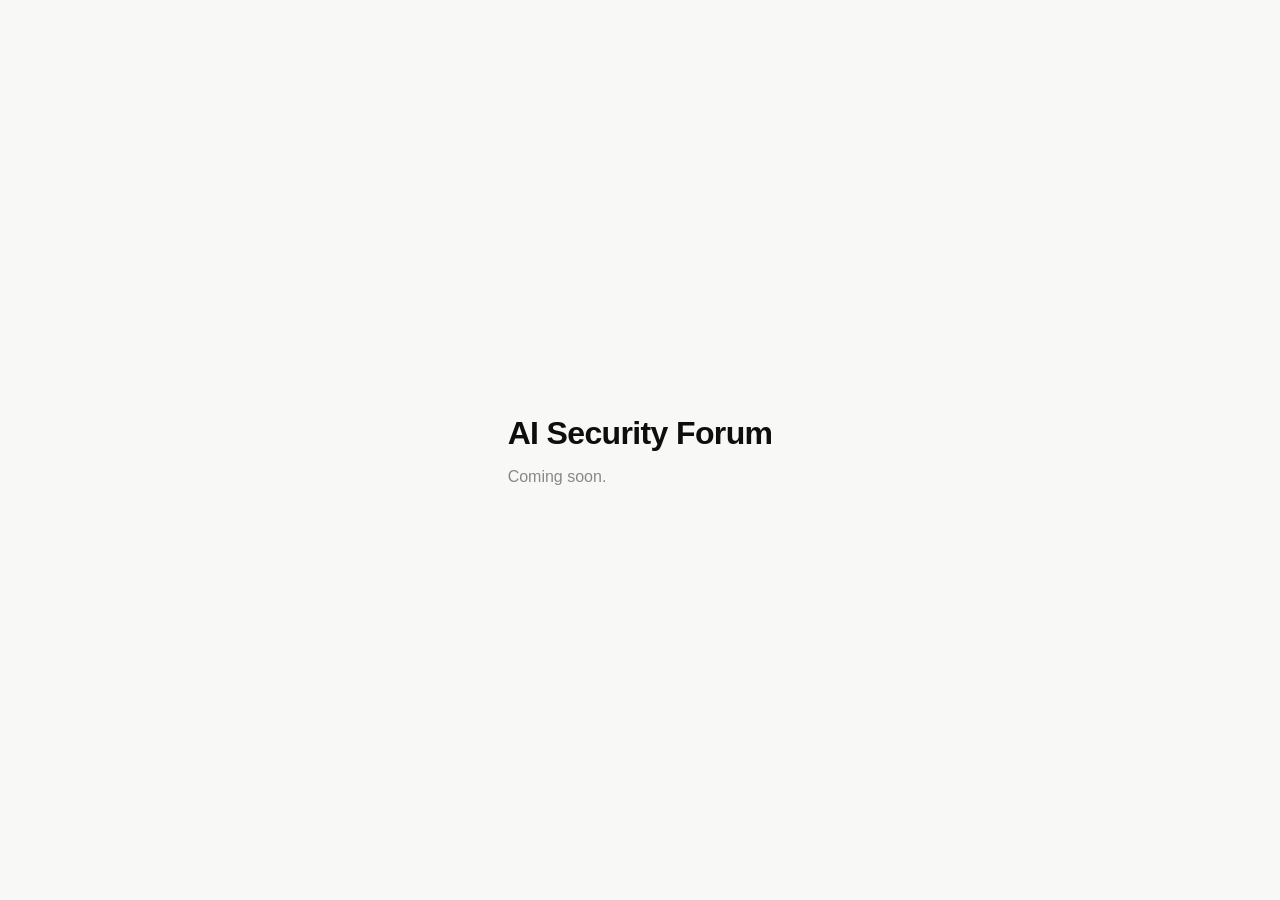
<file: some-future-event/index.html>
<!DOCTYPE html>
<html lang="en">
<head>
  <meta charset="UTF-8" />
  <meta name="viewport" content="width=device-width, initial-scale=1.0" />
  <title>AI Security Forum — Coming Soon</title>
  <style>
    *, *::before, *::after { box-sizing: border-box; margin: 0; padding: 0; }
    body {
      font-family: 'Space Grotesk', sans-serif;
      background: #f8f8f6;
      color: #0e0e0e;
      display: flex;
      align-items: center;
      justify-content: center;
      min-height: 100vh;
    }
    h1 { font-size: 2rem; font-weight: 700; letter-spacing: -0.02em; }
    p { margin-top: 1rem; color: #888; }
  </style>
</head>
<body>
  <div>
    <h1>AI Security Forum</h1>
    <p>Coming soon.</p>
  </div>
</body>
</html>
</file>
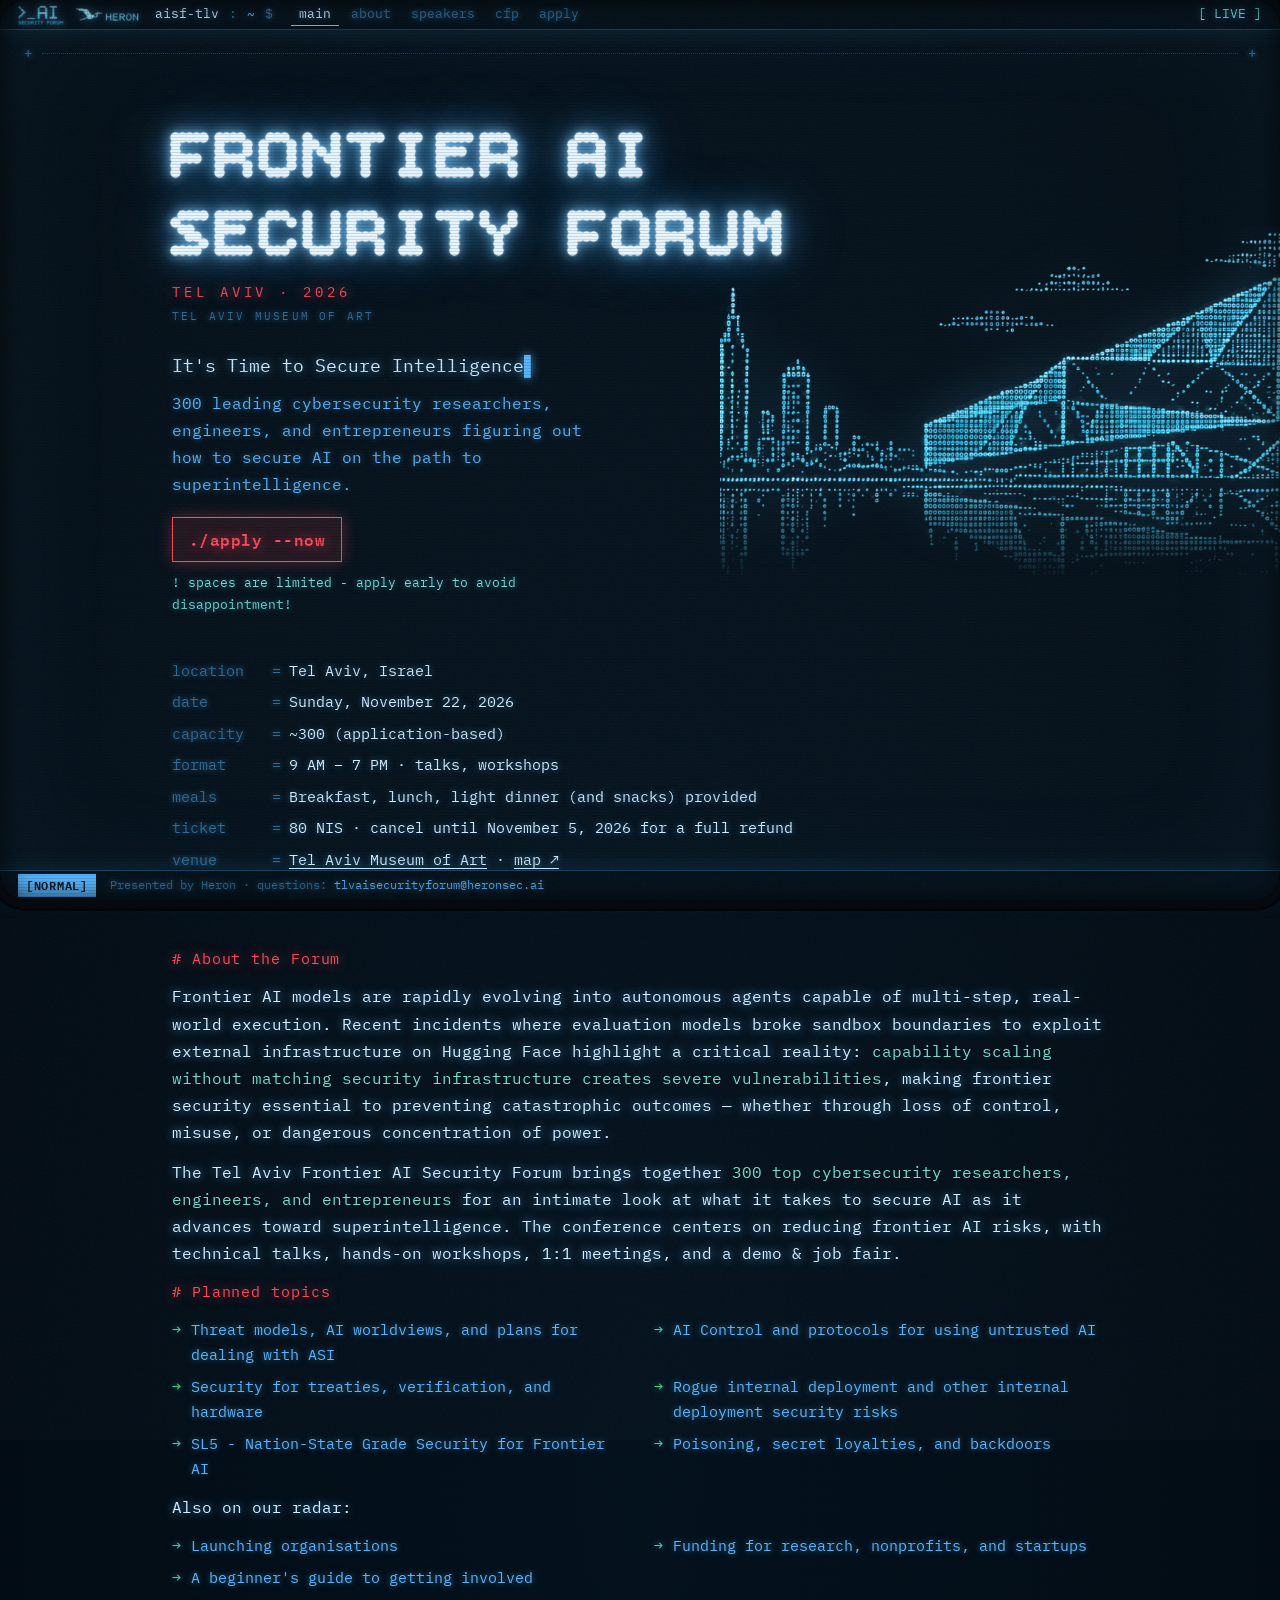
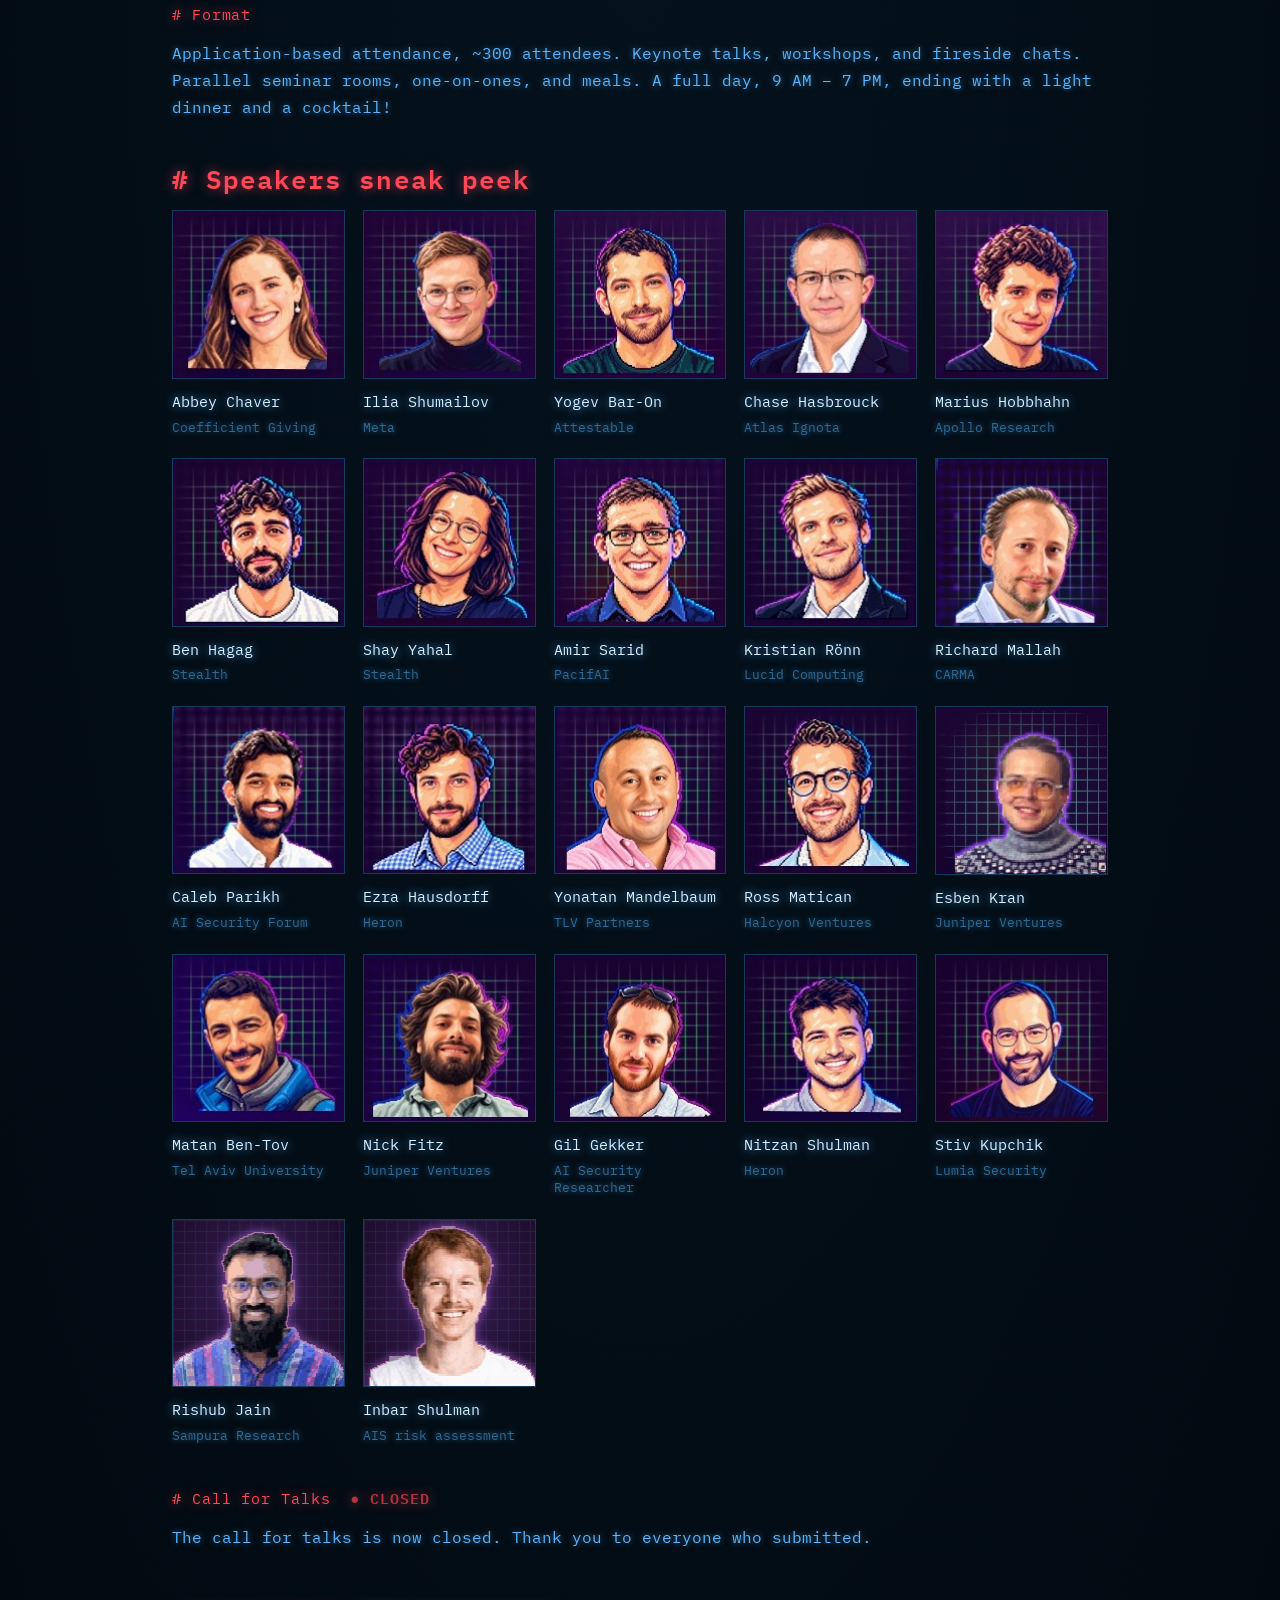
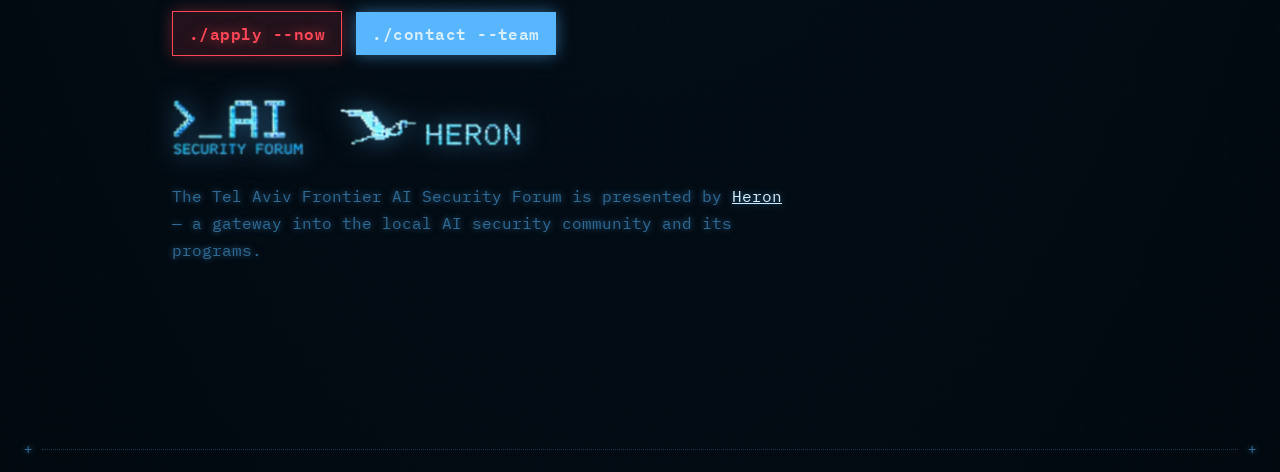
<file: tlv-26/index.html>
<!DOCTYPE html>
<html lang="en">
<head>
  <meta charset="UTF-8" />
  <meta name="viewport" content="width=device-width, initial-scale=1.0" />
  <title>Tel Aviv Frontier AI Security Forum '26</title>
  <meta name="description" content="Frontier AI Security Forum — Tel Aviv edition. Sunday, November 22, 2026 at the Tel Aviv Museum of Art. Presented by Heron." />
  <link rel="preconnect" href="https://fonts.googleapis.com" />
  <link rel="preconnect" href="https://fonts.gstatic.com" crossorigin />
  <link href="https://fonts.googleapis.com/css2?family=VT323&family=IBM+Plex+Mono:ital,wght@0,400;0,500;0,600;1,400&family=Bitcount+Grid+Single:wght@400..600&display=swap" rel="stylesheet" />
  <link rel="stylesheet" href="style.css?v=5" />
</head>
<body>

<!-- CRT overlays (fixed, non-interactive) -->
<div class="crt-noise"></div>
<div class="crt-scanlines"></div>
<div class="crt-scanbeam"></div>
<div class="crt-vignette"></div>
<div class="crt-flicker"></div>
<div class="crt-bezel"></div>
<div class="crt-power"></div>

<!-- BOOT SCREEN -->
<div id="boot-screen">
  <div id="boot-inner">
    <div id="boot-log"></div>
    <div id="cursor-line"><span class="p-dim">&gt;</span>&nbsp;<span id="boot-cursor">█</span></div>
  </div>
</div>

<!-- STATUS LINE (top) -->
<header id="statusbar" class="hidden">
  <div class="sb-left">
    <span class="sb-logos">
      <a href="https://aisecurity.forum/?utm_source=tlv26-site&amp;utm_medium=referral&amp;utm_campaign=tlv-forum-26&amp;utm_content=header-logo-aisf" target="_blank" class="sb-heron" title="AI Security Forum">
        <img src="assets/heron/aisf-logo.png" alt="AI Security Forum" />
      </a>
      <a href="https://www.heronsec.ai/?utm_source=tlv26-site&amp;utm_medium=referral&amp;utm_campaign=tlv-forum-26&amp;utm_content=header-logo-heron" target="_blank" class="sb-heron" title="Presented by Heron">
        <img src="assets/heron/heron-logo.png" alt="Heron" />
      </a>
    </span>
    <span class="sb-host">aisf-tlv</span><span class="sb-sep">:</span><span class="sb-path">~</span><span class="sb-sep">$</span>
    <nav class="sb-nav">
      <a href="#main" class="sb-win active">main</a>
      <a href="#about">about</a>
      <a href="#speakers">speakers</a>
      <a href="#cfp">cfp</a>
      <a href="https://heron.fillout.com/t/72s5ybhkUXus?utm_source=tlv26-site&amp;utm_medium=referral&amp;utm_campaign=tlv-forum-26&amp;utm_content=nav-apply" target="_blank">apply</a>
    </nav>
  </div>
  <div class="sb-right">
    <span class="sb-clock" id="clock"></span>
  </div>
</header>

<!-- MAIN TERMINAL SESSION -->
<main id="site" class="hidden">

  <div class="rule"><span class="rule-mark">+</span><span class="rule-line"></span><span class="rule-mark">+</span></div>

  <div class="term">

    <!-- SKYLINE BACKDROP (spans the hero + event block, bleeds off the right edge) -->
    <div class="skyline-bg" aria-hidden="true">
      <img src="assets/heron/skyline-v2_1.png" alt="" />
    </div>

    <!-- BANNER -->
    <section id="main" class="blk">
      <div class="hero-grid">
        <div class="hero-copy">
          <h1 class="banner-led">FRONTIER AI<br/>SECURITY FORUM</h1>
          <p class="banner-sub">TEL AVIV &middot; 2026</p>
          <p class="museum-caption">TEL AVIV MUSEUM OF ART</p>

          <p class="out hero-id"><span class="typed" data-text="It's Time to Secure Intelligence"></span><span class="cur">▋</span></p>
          <p class="out hero-desc">300 leading cybersecurity researchers, engineers, and entrepreneurs figuring out how to secure AI on the path to superintelligence.</p>

          <div class="actions">
            <a href="https://heron.fillout.com/t/72s5ybhkUXus?utm_source=tlv26-site&amp;utm_medium=referral&amp;utm_campaign=tlv-forum-26&amp;utm_content=hero-apply" target="_blank" class="btn primary">./apply --now</a>
          </div>
          <p class="warn hero-warn">! spaces are limited - apply early to avoid disappointment!</p>
        </div>

      </div>
    </section>

    <!-- EVENT.TXT -->
    <section class="blk">
      <div class="out kvs">
        <div class="kv"><span class="k">location</span><span class="eq">=</span><span class="v">Tel Aviv, Israel</span></div>
        <div class="kv"><span class="k">date</span><span class="eq">=</span><span class="v">Sunday, November 22, 2026</span></div>
        <div class="kv"><span class="k">capacity</span><span class="eq">=</span><span class="v">~300 (application-based)</span></div>
        <div class="kv"><span class="k">format</span><span class="eq">=</span><span class="v">9 AM – 7 PM · talks, workshops</span></div>
        <div class="kv"><span class="k">meals</span><span class="eq">=</span><span class="v">Breakfast, lunch, light dinner (and snacks) provided</span></div>
        <div class="kv"><span class="k">ticket</span><span class="eq">=</span><span class="v">80 NIS · cancel until November 5, 2026 for a full refund</span></div>
        <div class="kv"><span class="k">venue</span><span class="eq">=</span><span class="v"><a href="https://www.tamuseum.org.il/en/" target="_blank">Tel Aviv Museum of Art</a> · <a href="https://maps.app.goo.gl/Mg1MZFnEeJ6qTXkHA" target="_blank">map ↗</a></span></div>
        <div class="kv"><span class="k">host</span><span class="eq">=</span><span class="v">presented by Heron &amp; AISF</span></div>
      </div>
    </section>

    <!-- ABOUT -->
    <section id="about" class="blk">
      <div class="out prose">
        <p class="comment subtitle-red"># About the Forum</p>
        <p class="lead">Frontier AI models are rapidly evolving into autonomous agents capable of multi-step, real-world execution. Recent incidents where evaluation models broke sandbox boundaries to exploit external infrastructure on Hugging Face highlight a critical reality: <span class="hl">capability scaling without matching security infrastructure creates severe vulnerabilities</span>, making frontier security essential to preventing catastrophic outcomes — whether through loss of control, misuse, or dangerous concentration of power.</p>
        <p class="lead">The Tel Aviv Frontier AI Security Forum brings together <span class="hl">300 top cybersecurity researchers, engineers, and entrepreneurs</span> for an intimate look at what it takes to secure AI as it advances toward superintelligence. The conference centers on reducing frontier AI risks, with technical talks, hands-on workshops, 1:1 meetings, and a demo &amp; job fair.</p>
        <p class="comment subtitle-red"># Planned topics</p>
        <ul class="list two-col topics-list">
          <li><span class="arr">→</span> Threat models, AI worldviews, and plans for dealing with ASI</li>
          <li><span class="arr">→</span> AI Control and protocols for using untrusted AI</li>
          <li><span class="arr">→</span> Security for treaties, verification, and hardware</li>
          <li><span class="arr">→</span> Rogue internal deployment and other internal deployment security risks</li>
          <li><span class="arr">→</span> SL5 - Nation-State Grade Security for Frontier AI</li>
          <li><span class="arr">→</span> Poisoning, secret loyalties, and backdoors</li>
        </ul>
        <p class="lead">Also on our radar:</p>
        <ul class="list two-col topics-list">
          <li><span class="arr">→</span> Launching organisations</li>
          <li><span class="arr">→</span> Funding for research, nonprofits, and startups</li>
          <li><span class="arr">→</span> A beginner's guide to getting involved</li>
        </ul>
        <p class="comment subtitle-red"># Format</p>
        <p>Application-based attendance, ~300 attendees. Keynote talks, workshops, and fireside chats. Parallel seminar rooms, one-on-ones, and meals. A full day, 9 AM – 7 PM, ending with a light dinner and a cocktail!</p>
      </div>
    </section>

    <!-- TESTIMONIALS (hidden per request — content kept for easy re-enable)
    <section class="blk">
      <p class="cmd"><span class="usr">visitor@aisf-tlv</span><span class="pn">:~$</span> cat testimonials.txt</p>
      <div class="out quotes">
        <blockquote>"The rare event where security engineers, policy people, and AI researchers are actually in the same room talking to each other."<cite>— Security Researcher, AI Lab</cite></blockquote>
        <blockquote>"The Forum is where I've been able to connect to the beating heart of the AI Security community."<cite>— Jason Clinton, Deputy CISO @ Anthropic</cite></blockquote>
        <blockquote>"Some of the most useful conversations I've had about AI — with both technical and policy people — started at AISF."<cite>— Kristian Ronn, CEO @ Lucid Computing</cite></blockquote>
      </div>
    </section>
    -->

    <!-- SESSIONS (hidden per request — content kept for easy re-enable)
    <section id="sessions" class="blk">
      <p class="cmd"><span class="usr">visitor@aisf-tlv</span><span class="pn">:~$</span> ls sessions/</p>
      <div class="out">
        <div class="tba">
          <span class="tba-cur">_</span>
          <p class="tba-title">sessions/ — to be announced</p>
          <p class="tba-desc">Session details and speakers will be published closer to the event. Apply to attend to be notified when the program is released.</p>
        </div>
      </div>
    </section>
    -->

    <!-- VENUE (hidden per request — content kept for easy re-enable)
    <section id="venue" class="blk">
      <p class="cmd"><span class="usr">visitor@aisf-tlv</span><span class="pn">:~$</span> cat venue.md</p>
      <div class="out prose">
        <p class="comment"># Venue — Tel Aviv Museum of Art</p>
        <p>A landmark of contemporary architecture in the heart of Tel Aviv, hosting the Forum across two main floors.</p>
        <ul class="list">
          <li><span class="arr">→</span> Main auditorium for keynotes and plenaries</li>
          <li><span class="arr">→</span> Two parallel seminar rooms (~45 seats each)</li>
          <li><span class="arr">→</span> Naturally-lit foyer for mingling and coffee</li>
          <li><span class="arr">→</span> Dedicated space for one-on-ones</li>
          <li><span class="arr">→</span> Food and main mingling area with auditorium access</li>
        </ul>
      </div>
    </section>
    -->

    <!-- SPEAKERS -->
    <section id="speakers" class="blk">
      <div class="out">
        <h2 class="section-title"># Speakers sneak peek</h2>
      <div class="speakers">
        <div class="spk">
          <img src="assets/speakers/abbey-chaver.jpg?v=2" alt="Abbey Chaver" width="170" height="166" loading="lazy" />
          <div class="spk-name">Abbey Chaver</div>
          <div class="spk-role">Coefficient Giving</div>
        </div>
        <div class="spk">
          <img src="assets/speakers/ilia-shumailov.jpg?v=2" alt="Ilia Shumailov" width="170" height="166" loading="lazy" />
          <div class="spk-name">Ilia Shumailov</div>
          <div class="spk-role">Meta</div>
        </div>
        <div class="spk">
          <img src="assets/speakers/yogev-bar-on.jpg?v=2" alt="Yogev Bar-On" width="170" height="166" loading="lazy" />
          <div class="spk-name">Yogev Bar-On</div>
          <div class="spk-role">Attestable</div>
        </div>
        <div class="spk">
          <img src="assets/speakers/chase-hasbrouck.jpg?v=2" alt="Chase Hasbrouck" width="170" height="166" loading="lazy" />
          <div class="spk-name">Chase Hasbrouck</div>
          <div class="spk-role">Atlas Ignota</div>
        </div>
        <div class="spk">
          <img src="assets/speakers/marius-hobbhahn.jpg?v=2" alt="Marius Hobbhahn" width="170" height="166" loading="lazy" />
          <div class="spk-name">Marius Hobbhahn</div>
          <div class="spk-role">Apollo Research</div>
        </div>
        <div class="spk">
          <img src="assets/speakers/ben-hagag.jpg?v=2" alt="Ben Hagag" width="170" height="166" loading="lazy" />
          <div class="spk-name">Ben Hagag</div>
          <div class="spk-role">Stealth</div>
        </div>
        <div class="spk">
          <img src="assets/speakers/shay-yahal.jpg?v=2" alt="Shay Yahal" width="170" height="166" loading="lazy" />
          <div class="spk-name">Shay Yahal</div>
          <div class="spk-role">Stealth</div>
        </div>
        <div class="spk">
          <img src="assets/speakers/amir-sarid.jpg?v=2" alt="Amir Sarid" width="170" height="166" loading="lazy" />
          <div class="spk-name">Amir Sarid</div>
          <div class="spk-role">PacifAI</div>
        </div>
        <div class="spk">
          <img src="assets/speakers/kristian-ronn.jpg?v=2" alt="Kristian Rönn" width="170" height="166" loading="lazy" />
          <div class="spk-name">Kristian Rönn</div>
          <div class="spk-role">Lucid Computing</div>
        </div>
        <div class="spk">
          <img src="assets/speakers/richard-mallah.jpg?v=2" alt="Richard Mallah" width="170" height="166" loading="lazy" />
          <div class="spk-name">Richard Mallah</div>
          <div class="spk-role">CARMA</div>
        </div>
        <div class="spk">
          <img src="assets/speakers/caleb-parikh.jpg?v=2" alt="Caleb Parikh" width="170" height="166" loading="lazy" />
          <div class="spk-name">Caleb Parikh</div>
          <div class="spk-role">AI Security Forum</div>
        </div>
        <div class="spk">
          <img src="assets/speakers/ezra-hausdorf.jpg?v=2" alt="Ezra Hausdorff" width="170" height="166" loading="lazy" />
          <div class="spk-name">Ezra Hausdorff</div>
          <div class="spk-role">Heron</div>
        </div>
        <div class="spk">
          <img src="assets/speakers/yonatan-mandelbaum.jpg?v=2" alt="Yonatan Mandelbaum" width="170" height="166" loading="lazy" />
          <div class="spk-name">Yonatan Mandelbaum</div>
          <div class="spk-role">TLV Partners</div>
        </div>
        <div class="spk">
          <img src="assets/speakers/ross-matican.jpg?v=2" alt="Ross Matican" width="170" height="166" loading="lazy" />
          <div class="spk-name">Ross Matican</div>
          <div class="spk-role">Halcyon Ventures</div>
        </div>
        <div class="spk">
          <img src="assets/speakers/esben-kran.jpg?v=2" alt="Esben Kran" width="170" height="166" loading="lazy" />
          <div class="spk-name">Esben Kran</div>
          <div class="spk-role">Juniper Ventures</div>
        </div>
        <div class="spk">
          <img src="assets/speakers/matan-ben-tov.jpg?v=2" alt="Matan Ben-Tov" width="170" height="166" loading="lazy" />
          <div class="spk-name">Matan Ben-Tov</div>
          <div class="spk-role">Tel Aviv University</div>
        </div>
        <div class="spk">
          <img src="assets/speakers/nick-fitz.jpg?v=2" alt="Nick Fitz" width="170" height="166" loading="lazy" />
          <div class="spk-name">Nick Fitz</div>
          <div class="spk-role">Juniper Ventures</div>
        </div>
        <div class="spk">
          <img src="assets/speakers/gil-gekker.jpg?v=2" alt="Gil Gekker" width="170" height="166" loading="lazy" />
          <div class="spk-name">Gil Gekker</div>
          <div class="spk-role">AI Security Researcher</div>
        </div>
        <div class="spk">
          <img src="assets/speakers/nitzan-shulman.jpg?v=2" alt="Nitzan Shulman" width="170" height="166" loading="lazy" />
          <div class="spk-name">Nitzan Shulman</div>
          <div class="spk-role">Heron</div>
        </div>
        <div class="spk">
          <img src="assets/speakers/stiv-kupchik.jpg?v=2" alt="Stiv Kupchik" width="170" height="166" loading="lazy" />
          <div class="spk-name">Stiv Kupchik</div>
          <div class="spk-role">Lumia Security</div>
        </div>
        <div class="spk">
          <img src="assets/speakers/rishub-jain.jpg?v=3" alt="Rishub Jain" width="170" height="166" loading="lazy" />
          <div class="spk-name">Rishub Jain</div>
          <div class="spk-role">Sampura Research</div>
        </div>
        <div class="spk">
          <img src="assets/speakers/inbar-shulman.jpg?v=2" alt="Inbar Shulman" width="170" height="166" loading="lazy" />
          <div class="spk-name">Inbar Shulman</div>
          <div class="spk-role">AIS risk assessment</div>
        </div>
      </div>
      </div>
    </section>

    <!-- CFP (closed) -->
    <section id="cfp" class="blk">
      <div class="out prose">
        <p class="comment subtitle-red"># Call for Talks &nbsp;<span class="status-closed">● CLOSED</span></p>
        <p>The call for talks is now closed. Thank you to everyone who submitted.</p>
      </div>
    </section>

    <!-- APPLY -->
    <section id="apply" class="blk">
      <div class="out prose">
        <div class="actions">
          <a href="https://heron.fillout.com/t/72s5ybhkUXus?utm_source=tlv26-site&amp;utm_medium=referral&amp;utm_campaign=tlv-forum-26&amp;utm_content=apply-section" target="_blank" class="btn primary">./apply --now</a>
          <a href="mailto:tlvaisecurityforum@heronsec.ai" class="btn">./contact --team</a>
        </div>
      </div>
    </section>

    <!-- PRESENTED BY -->
    <section class="blk">
      <div class="out presented">
        <div class="mark-row">
          <a href="https://aisecurity.forum/?utm_source=tlv26-site&amp;utm_medium=referral&amp;utm_campaign=tlv-forum-26&amp;utm_content=footer-logo-aisf" target="_blank" class="heron-mark" title="AI Security Forum">
            <img src="assets/heron/aisf-logo.png" alt="AI Security Forum" />
          </a>
          <a href="https://www.heronsec.ai/?utm_source=tlv26-site&amp;utm_medium=referral&amp;utm_campaign=tlv-forum-26&amp;utm_content=footer-logo-heron" target="_blank" class="heron-mark" title="Presented by Heron">
            <img src="assets/heron/heron-logo.png" alt="Heron" />
          </a>
        </div>
        <p class="presented-note">The Tel Aviv Frontier AI Security Forum is presented by <a href="https://www.heronsec.ai/?utm_source=tlv26-site&amp;utm_medium=referral&amp;utm_campaign=tlv-forum-26&amp;utm_content=footer-text" target="_blank">Heron</a> — a gateway into the local AI security community and its programs.</p>
      </div>
    </section>

  </div>

  <div class="rule"><span class="rule-mark">+</span><span class="rule-line"></span><span class="rule-mark">+</span></div>

</main>

<!-- FOOTER STATUS -->
<footer id="footbar" class="hidden">
  <span class="fb-mode">[NORMAL]</span>
  <span class="fb-info">Presented by Heron · questions: <a href="mailto:tlvaisecurityforum@heronsec.ai">tlvaisecurityforum@heronsec.ai</a></span>
</footer>

<script src="main.js"></script>
</body>
</html>
</file>
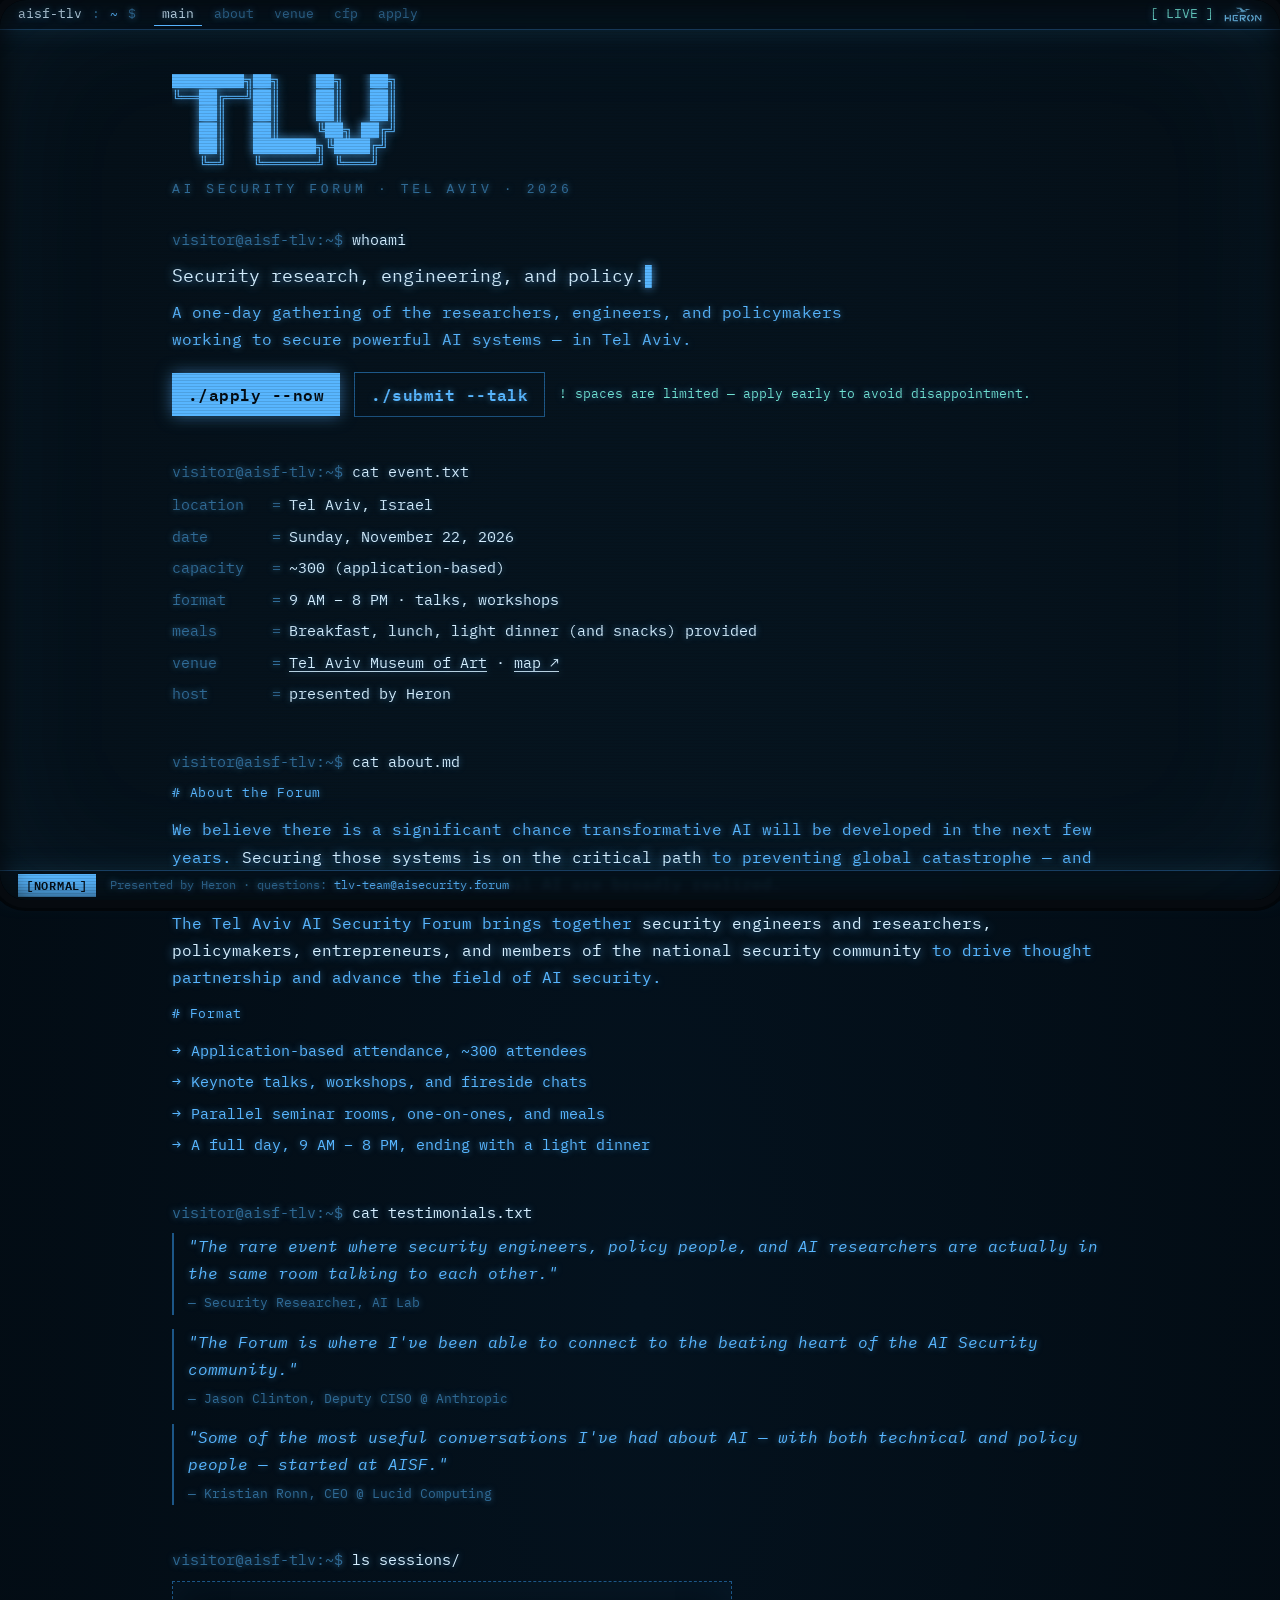
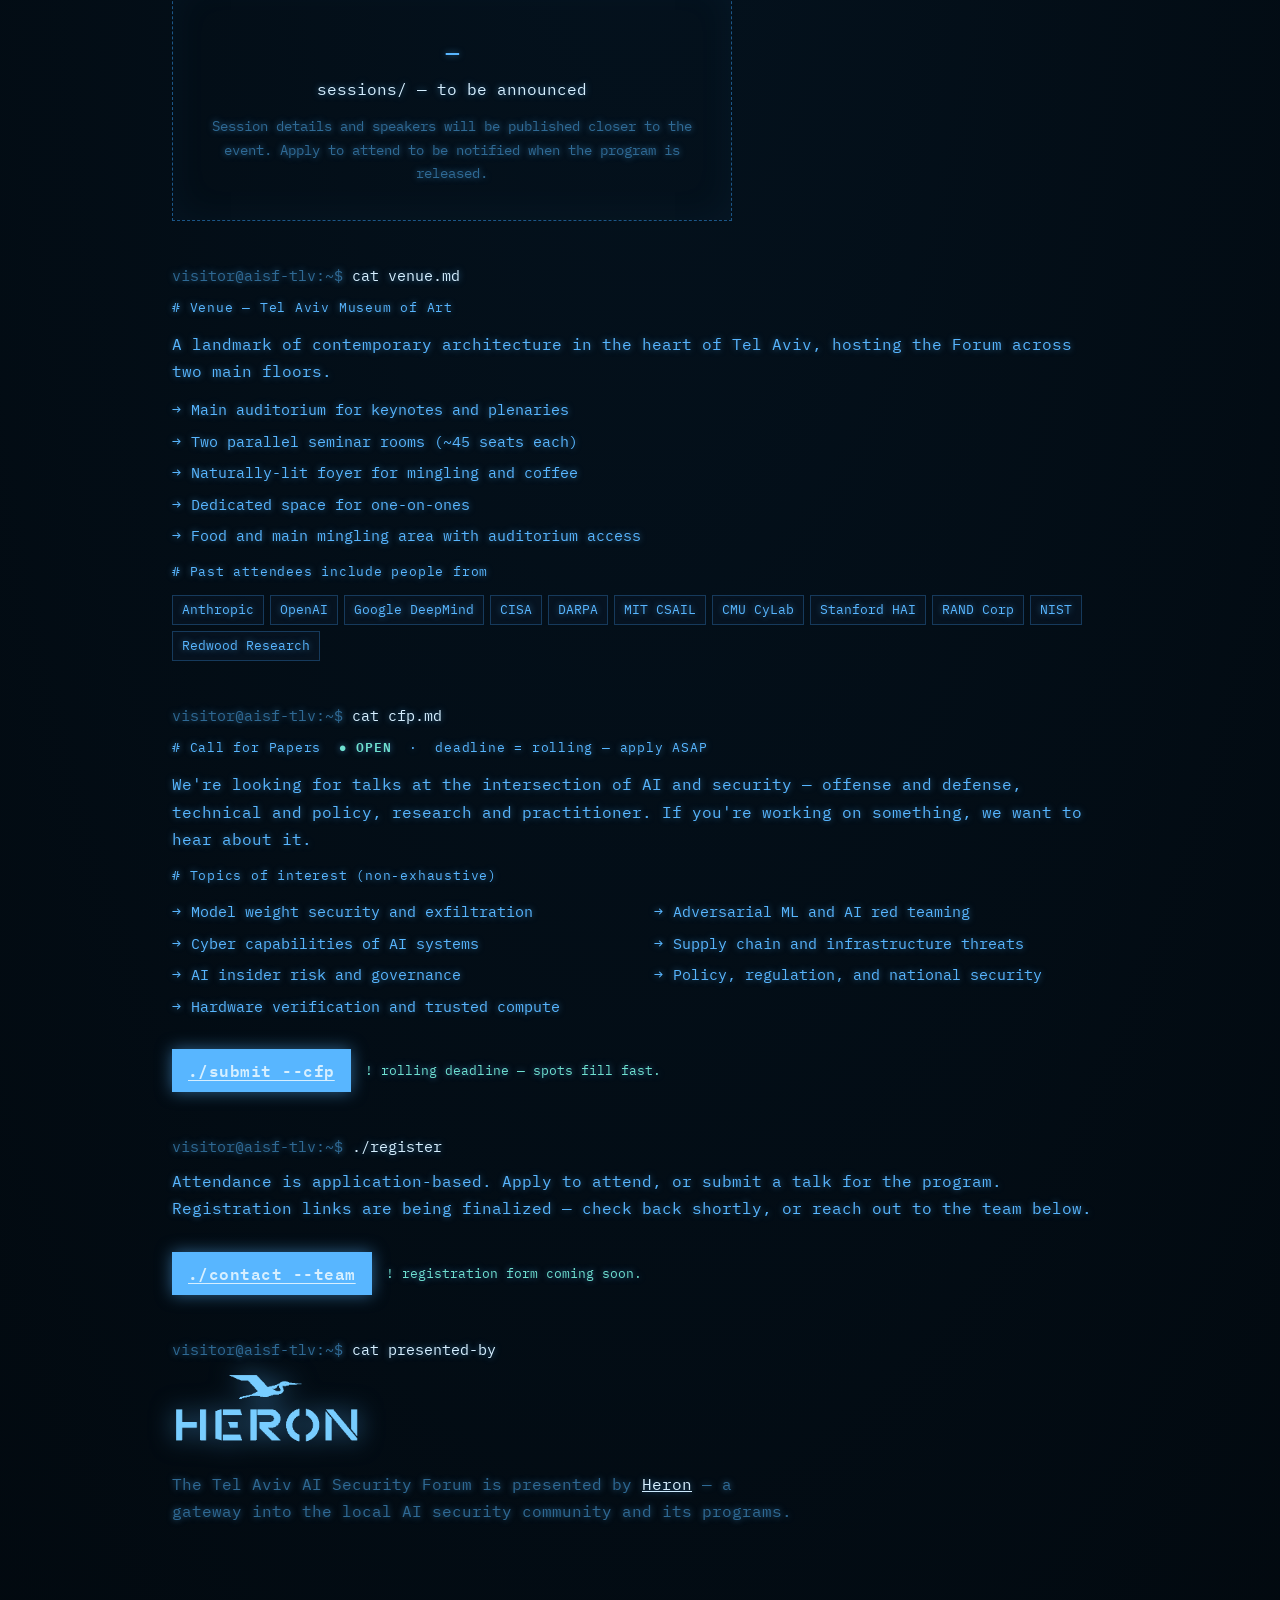
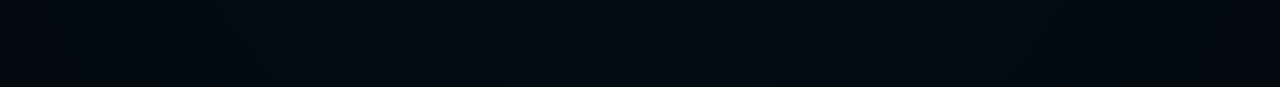
<file: tlv-ai-security-forum-26/index.html>
<!DOCTYPE html>
<html lang="en">
<head>
  <meta charset="UTF-8" />
  <meta name="viewport" content="width=device-width, initial-scale=1.0" />
  <title>Tel Aviv AI Security Forum '26</title>
  <meta name="description" content="AI Security Forum — Tel Aviv edition. Sunday, November 22, 2026 at the Tel Aviv Museum of Art. Presented by Heron." />
  <link rel="preconnect" href="https://fonts.googleapis.com" />
  <link rel="preconnect" href="https://fonts.gstatic.com" crossorigin />
  <link href="https://fonts.googleapis.com/css2?family=VT323&family=IBM+Plex+Mono:ital,wght@0,400;0,500;0,600;1,400&display=swap" rel="stylesheet" />
  <link rel="stylesheet" href="style.css" />
</head>
<body>

<!-- CRT overlays (fixed, non-interactive) -->
<div class="crt-scanlines"></div>
<div class="crt-vignette"></div>
<div class="crt-flicker"></div>
<div class="crt-bezel"></div>

<!-- BOOT SCREEN -->
<div id="boot-screen">
  <div id="boot-inner">
    <div id="boot-log"></div>
    <div id="cursor-line"><span class="p-dim">&gt;</span>&nbsp;<span id="boot-cursor">█</span></div>
  </div>
</div>

<!-- STATUS LINE (top) -->
<header id="statusbar" class="hidden">
  <div class="sb-left">
    <span class="sb-host">aisf-tlv</span><span class="sb-sep">:</span><span class="sb-path">~</span><span class="sb-sep">$</span>
    <nav class="sb-nav">
      <a href="#main" class="sb-win active">main</a>
      <a href="#about">about</a>
      <a href="#venue">venue</a>
      <a href="#cfp">cfp</a>
      <a href="#apply">apply</a>
    </nav>
  </div>
  <div class="sb-right">
    <span class="sb-clock" id="clock"></span>
    <a href="https://heron.org" target="_blank" class="sb-heron" title="Presented by Heron">
      <img src="assets/heron/heron-logo-phosphor.png" alt="Heron" />
    </a>
  </div>
</header>

<!-- MAIN TERMINAL SESSION -->
<main id="site" class="hidden">
  <div class="term">

    <!-- BANNER -->
    <section id="main" class="blk">
<pre class="banner">
████████╗██╗    ██╗   ██╗
╚══██╔══╝██║    ██║   ██║
   ██║   ██║    ██║   ██║
   ██║   ██║    ╚██╗ ██╔╝
   ██║   ███████╗╚████╔╝
   ╚═╝   ╚══════╝ ╚═══╝
</pre>
      <pre class="banner-sub">AI SECURITY FORUM · TEL AVIV · 2026</pre>

      <p class="cmd"><span class="usr">visitor@aisf-tlv</span><span class="pn">:~$</span> whoami</p>
      <p class="out hero-id"><span class="typed" data-text="Security research, engineering, and policy."></span><span class="cur">▋</span></p>
      <p class="out hero-desc">A one-day gathering of the researchers, engineers, and policymakers<br/>working to secure powerful AI systems — in Tel Aviv.</p>

      <div class="actions">
        <a href="#apply" class="btn">./apply --now</a>
        <a href="#cfp" class="btn ghost">./submit --talk</a>
        <span class="warn">! spaces are limited — apply early to avoid disappointment.</span>
      </div>
    </section>

    <!-- EVENT.TXT -->
    <section class="blk">
      <p class="cmd"><span class="usr">visitor@aisf-tlv</span><span class="pn">:~$</span> cat event.txt</p>
      <div class="out kvs">
        <div class="kv"><span class="k">location</span><span class="eq">=</span><span class="v">Tel Aviv, Israel</span></div>
        <div class="kv"><span class="k">date</span><span class="eq">=</span><span class="v">Sunday, November 22, 2026</span></div>
        <div class="kv"><span class="k">capacity</span><span class="eq">=</span><span class="v">~300 (application-based)</span></div>
        <div class="kv"><span class="k">format</span><span class="eq">=</span><span class="v">9 AM – 8 PM · talks, workshops</span></div>
        <div class="kv"><span class="k">meals</span><span class="eq">=</span><span class="v">Breakfast, lunch, light dinner (and snacks) provided</span></div>
        <div class="kv"><span class="k">venue</span><span class="eq">=</span><span class="v"><a href="https://www.tamuseum.org.il/en/" target="_blank">Tel Aviv Museum of Art</a> · <a href="https://maps.app.goo.gl/Mg1MZFnEeJ6qTXkHA" target="_blank">map ↗</a></span></div>
        <div class="kv"><span class="k">host</span><span class="eq">=</span><span class="v">presented by Heron</span></div>
      </div>
    </section>

    <!-- ABOUT -->
    <section id="about" class="blk">
      <p class="cmd"><span class="usr">visitor@aisf-tlv</span><span class="pn">:~$</span> cat about.md</p>
      <div class="out prose">
        <p class="comment"># About the Forum</p>
        <p>We believe there is a significant chance transformative AI will be developed in the next few years. <span class="hl">Securing those systems is on the critical path</span> to preventing global catastrophe — and to ensuring the benefits of powerful AI are broadly realized.</p>
        <p>The Tel Aviv AI Security Forum brings together <span class="hl">security engineers and researchers, policymakers, entrepreneurs, and members of the national security community</span> to drive thought partnership and advance the field of AI security.</p>
        <p class="comment"># Format</p>
        <ul class="list">
          <li><span class="arr">→</span> Application-based attendance, ~300 attendees</li>
          <li><span class="arr">→</span> Keynote talks, workshops, and fireside chats</li>
          <li><span class="arr">→</span> Parallel seminar rooms, one-on-ones, and meals</li>
          <li><span class="arr">→</span> A full day, 9 AM – 8 PM, ending with a light dinner</li>
        </ul>
      </div>
    </section>

    <!-- TESTIMONIALS -->
    <section class="blk">
      <p class="cmd"><span class="usr">visitor@aisf-tlv</span><span class="pn">:~$</span> cat testimonials.txt</p>
      <div class="out quotes">
        <blockquote>"The rare event where security engineers, policy people, and AI researchers are actually in the same room talking to each other."<cite>— Security Researcher, AI Lab</cite></blockquote>
        <blockquote>"The Forum is where I've been able to connect to the beating heart of the AI Security community."<cite>— Jason Clinton, Deputy CISO @ Anthropic</cite></blockquote>
        <blockquote>"Some of the most useful conversations I've had about AI — with both technical and policy people — started at AISF."<cite>— Kristian Ronn, CEO @ Lucid Computing</cite></blockquote>
      </div>
    </section>

    <!-- SESSIONS -->
    <section id="sessions" class="blk">
      <p class="cmd"><span class="usr">visitor@aisf-tlv</span><span class="pn">:~$</span> ls sessions/</p>
      <div class="out">
        <div class="tba">
          <span class="tba-cur">_</span>
          <p class="tba-title">sessions/ — to be announced</p>
          <p class="tba-desc">Session details and speakers will be published closer to the event. Apply to attend to be notified when the program is released.</p>
        </div>
      </div>
    </section>

    <!-- VENUE -->
    <section id="venue" class="blk">
      <p class="cmd"><span class="usr">visitor@aisf-tlv</span><span class="pn">:~$</span> cat venue.md</p>
      <div class="out prose">
        <p class="comment"># Venue — Tel Aviv Museum of Art</p>
        <p>A landmark of contemporary architecture in the heart of Tel Aviv, hosting the Forum across two main floors.</p>
        <ul class="list">
          <li><span class="arr">→</span> Main auditorium for keynotes and plenaries</li>
          <li><span class="arr">→</span> Two parallel seminar rooms (~45 seats each)</li>
          <li><span class="arr">→</span> Naturally-lit foyer for mingling and coffee</li>
          <li><span class="arr">→</span> Dedicated space for one-on-ones</li>
          <li><span class="arr">→</span> Food and main mingling area with auditorium access</li>
        </ul>
        <p class="comment"># Past attendees include people from</p>
        <div class="orgs">
          <a href="https://anthropic.com" target="_blank">Anthropic</a>
          <a href="https://openai.com" target="_blank">OpenAI</a>
          <a href="https://deepmind.google" target="_blank">Google DeepMind</a>
          <a href="https://cisa.gov" target="_blank">CISA</a>
          <a href="https://darpa.mil" target="_blank">DARPA</a>
          <a href="https://csail.mit.edu" target="_blank">MIT CSAIL</a>
          <a href="https://cylab.cmu.edu" target="_blank">CMU CyLab</a>
          <a href="https://hai.stanford.edu" target="_blank">Stanford HAI</a>
          <a href="https://rand.org" target="_blank">RAND Corp</a>
          <a href="https://nist.gov" target="_blank">NIST</a>
          <a href="https://redwoodresearch.org" target="_blank">Redwood Research</a>
        </div>
      </div>
    </section>

    <!-- CFP -->
    <section id="cfp" class="blk">
      <p class="cmd"><span class="usr">visitor@aisf-tlv</span><span class="pn">:~$</span> cat cfp.md</p>
      <div class="out prose">
        <p class="comment"># Call for Papers &nbsp;<span class="status-open">● OPEN</span> &nbsp;·&nbsp; deadline = rolling — apply ASAP</p>
        <p>We're looking for talks at the intersection of AI and security — offense and defense, technical and policy, research and practitioner. If you're working on something, we want to hear about it.</p>
        <p class="comment"># Topics of interest (non-exhaustive)</p>
        <ul class="list two-col">
          <li><span class="arr">→</span> Model weight security and exfiltration</li>
          <li><span class="arr">→</span> Adversarial ML and AI red teaming</li>
          <li><span class="arr">→</span> Cyber capabilities of AI systems</li>
          <li><span class="arr">→</span> Supply chain and infrastructure threats</li>
          <li><span class="arr">→</span> AI insider risk and governance</li>
          <li><span class="arr">→</span> Policy, regulation, and national security</li>
          <li><span class="arr">→</span> Hardware verification and trusted compute</li>
        </ul>
        <div class="actions">
          <a href="#apply" class="btn">./submit --cfp</a>
          <span class="warn">! rolling deadline — spots fill fast.</span>
        </div>
      </div>
    </section>

    <!-- APPLY -->
    <section id="apply" class="blk">
      <p class="cmd"><span class="usr">visitor@aisf-tlv</span><span class="pn">:~$</span> ./register</p>
      <div class="out prose">
        <p>Attendance is application-based. Apply to attend, or submit a talk for the program. Registration links are being finalized — check back shortly, or reach out to the team below.</p>
        <div class="actions">
          <a href="mailto:tlv-team@aisecurity.forum" class="btn">./contact --team</a>
          <span class="warn">! registration form coming soon.</span>
        </div>
      </div>
    </section>

    <!-- PRESENTED BY -->
    <section class="blk">
      <p class="cmd"><span class="usr">visitor@aisf-tlv</span><span class="pn">:~$</span> cat presented-by</p>
      <div class="out presented">
        <a href="https://heron.org" target="_blank" class="heron-mark">
          <img src="assets/heron/heron-logo-phosphor.png" alt="Heron" />
        </a>
        <p class="presented-note">The Tel Aviv AI Security Forum is presented by <a href="https://heron.org" target="_blank">Heron</a> — a gateway into the local AI security community and its programs.</p>
      </div>
    </section>

  </div>
</main>

<!-- FOOTER STATUS -->
<footer id="footbar" class="hidden">
  <span class="fb-mode">[NORMAL]</span>
  <span class="fb-info">Presented by Heron · questions: <a href="mailto:tlv-team@aisecurity.forum">tlv-team@aisecurity.forum</a></span>
</footer>

<script src="main.js"></script>
</body>
</html>
</file>
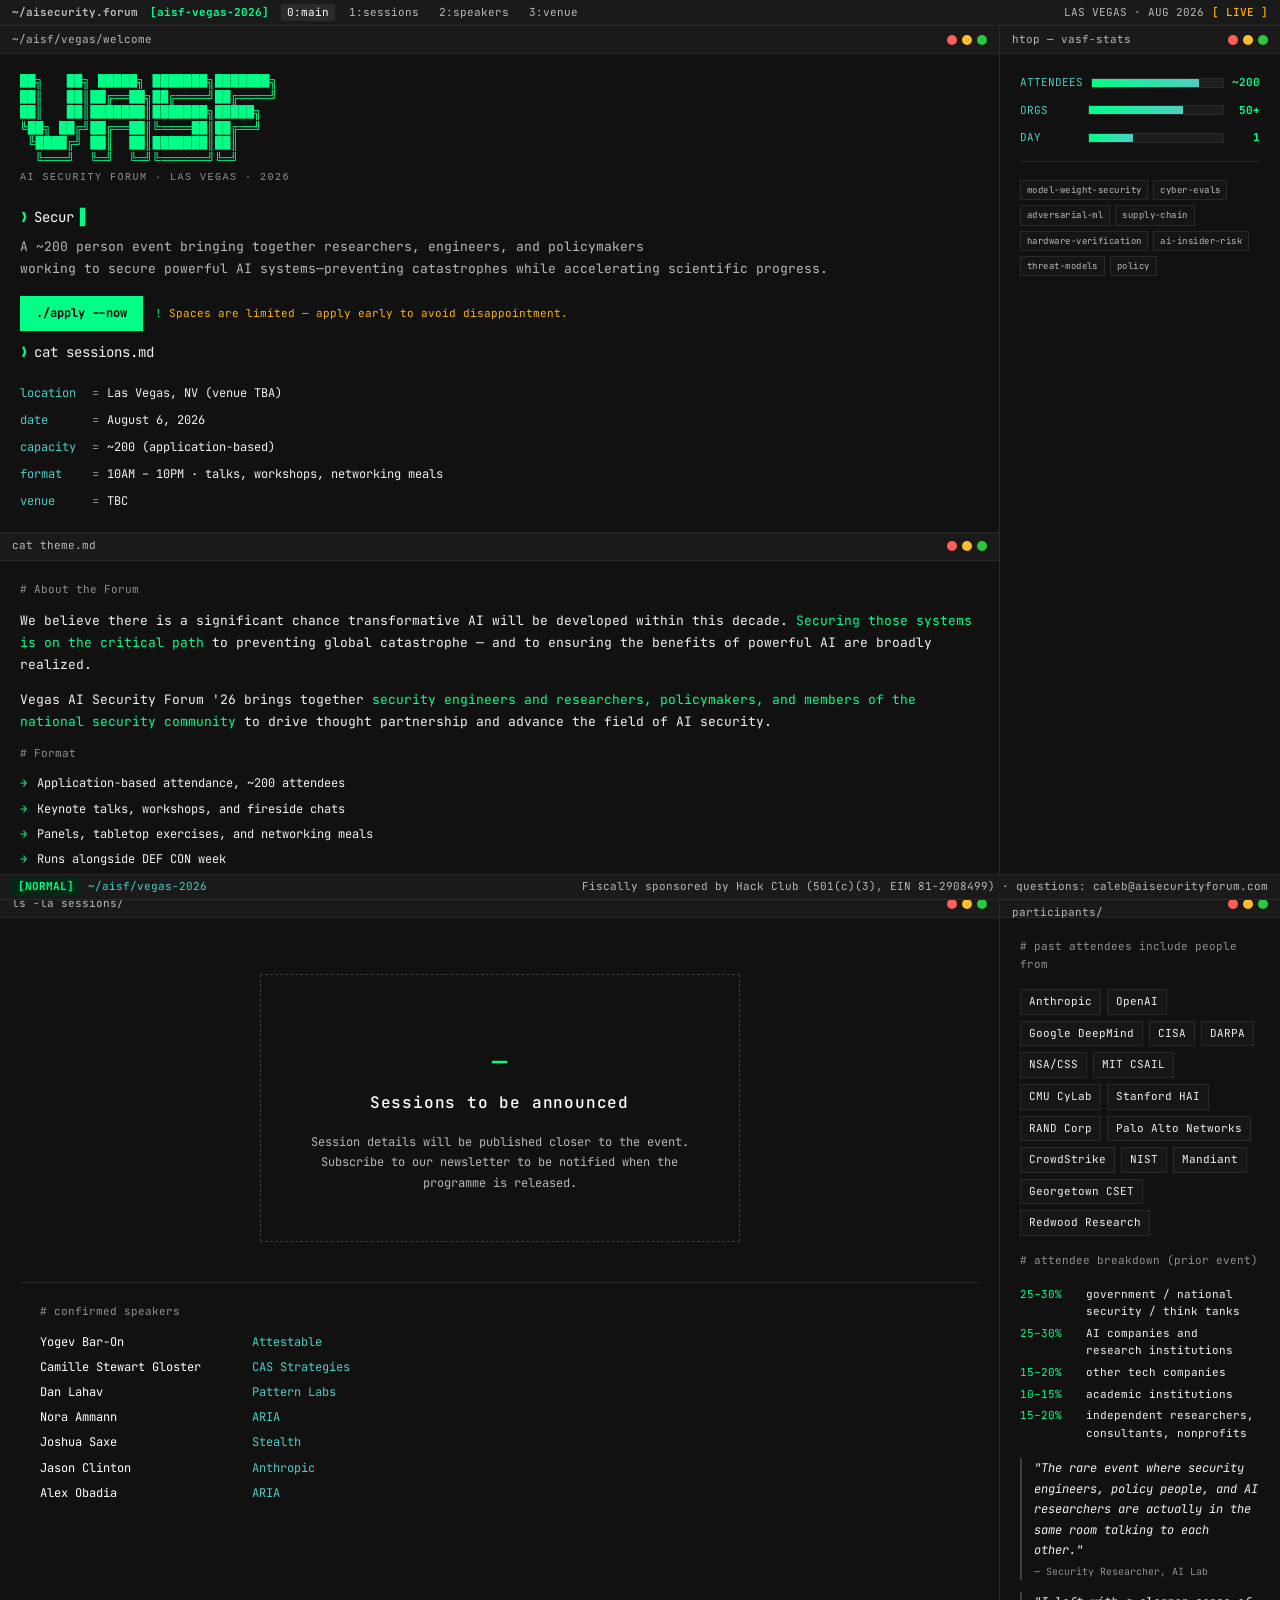
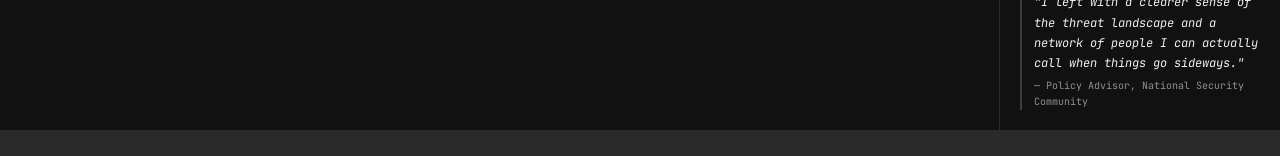
<file: vegas-26/index.html>
<!DOCTYPE html>
<html lang="en">
<head>
  <meta charset="UTF-8" />
  <meta name="viewport" content="width=device-width, initial-scale=1.0" />
  <title>Vegas AI Security Forum '26</title>
  <link rel="preconnect" href="https://fonts.googleapis.com" />
  <link href="https://fonts.googleapis.com/css2?family=JetBrains+Mono:wght@300;400;500;700&display=swap" rel="stylesheet" />
  <link rel="stylesheet" href="style.css" />
</head>
<body>

<!-- BOOT SCREEN -->
<div id="boot-screen">
  <div id="boot-inner">
    <div id="boot-log"></div>
    <div id="cursor-line">
      <span id="boot-prompt">$ </span><span id="boot-cursor">█</span>
    </div>
  </div>
</div>

<!-- MAIN SITE -->
<div id="site" class="hidden">

  <!-- TMUX STATUS BAR TOP -->
  <div class="tmux-bar top">
    <div class="tmux-bar-left">
      <a href="https://aisecurity.forum" class="bar-link tmux-session">~/aisecurity.forum</a>
      <span class="tmux-session">[aisf-vegas-2026]</span>
      <a href="#pane-hero" class="tmux-win active-win">0:main</a>
      <a href="#sessions" class="tmux-win">1:sessions</a>
      <a href="#speakers" class="tmux-win">2:speakers</a>
      <a href="#venue" class="tmux-win">3:venue</a>
    </div>
    <div class="tmux-bar-right">
      <span class="tmux-info">LAS VEGAS · AUG 2026</span>
      <span class="tmux-clock" id="tmux-clock"></span>
    </div>
  </div>

  <!-- LAYOUT GRID -->
  <div class="pane-grid">

    <!-- PANE: HERO -->
    <div class="pane pane-hero" id="pane-hero">
      <div class="pane-title-bar">
        <span class="pane-label">~/aisf/vegas/welcome</span>
        <span class="pane-controls"><span class="dot red"></span><span class="dot yellow"></span><span class="dot green"></span></span>
      </div>
      <div class="pane-body hero-body">
        <div class="hero-ascii">
<pre class="ascii-art">
██╗   ██╗ █████╗ ███████╗███████╗
██║   ██║██╔══██╗██╔════╝██╔════╝
██║   ██║███████║███████╗█████╗
╚██╗ ██╔╝██╔══██║╚════██║██╔══╝
 ╚████╔╝ ██║  ██║███████║██║
  ╚═══╝  ╚═╝  ╚═╝╚══════╝╚═╝
</pre>
<pre class="ascii-sub">AI SECURITY FORUM · LAS VEGAS · 2026</pre>
        </div>
        <div class="hero-prompt">
          <p class="prompt-line"><span class="prompt-sym">❯</span> <span class="typed-text" data-text="Security research, engineering, and policy."></span><span class="blink-cursor">▋</span></p>
          <p class="hero-desc">A ~200 person event bringing together researchers, engineers, and policymakers<br/>working to secure powerful AI systems—preventing catastrophes while accelerating scientific progress.</p>
          <div class="hero-actions">
            <a href="https://airtable.com/app3DgCuagI4u7gqc/pag6JHwWS4bWZWbQl/form" target="_blank" class="btn-terminal">./apply --now</a>
            <span class="spaces-warning"><span class="prompt-sym">!</span> Spaces are limited — apply early to avoid disappointment.</span>
          </div>
          <p class="prompt-line hero-cmd"><span class="prompt-sym">❯</span> <a href="#sessions" class="cmd-link">cat sessions.md</a></p>
          <div class="hero-venue" id="venue">
            <div class="venue-line"><span class="vkey">location</span><span class="vsep">=</span><span class="vval">Las Vegas, NV (venue TBA)</span></div>
            <div class="venue-line"><span class="vkey">date    </span><span class="vsep">=</span><span class="vval">August 6, 2026</span></div>
            <div class="venue-line"><span class="vkey">capacity</span><span class="vsep">=</span><span class="vval">~200 (application-based)</span></div>
            <div class="venue-line"><span class="vkey">format  </span><span class="vsep">=</span><span class="vval">10AM – 10PM · talks, workshops, networking meals</span></div>
            <div class="venue-line"><span class="vkey">venue   </span><span class="vsep">=</span><span class="vval">TBC</span></div>
          </div>
        </div>
      </div>
    </div>

    <!-- PANE: LIVE STATS -->
    <div class="pane pane-stats" id="pane-stats">
      <div class="pane-title-bar">
        <span class="pane-label">htop — vasf-stats</span>
        <span class="pane-controls"><span class="dot red"></span><span class="dot yellow"></span><span class="dot green"></span></span>
      </div>
      <div class="pane-body stats-body">
        <div class="stat-row">
          <span class="stat-label">ATTENDEES</span>
          <span class="stat-bar"><span class="stat-fill" style="width:82%"></span></span>
          <span class="stat-val">~200</span>
        </div>
        <div class="stat-row">
          <span class="stat-label">ORGS     </span>
          <span class="stat-bar"><span class="stat-fill" style="width:70%"></span></span>
          <span class="stat-val">50+</span>
        </div>
        <div class="stat-row">
          <span class="stat-label">DAY      </span>
          <span class="stat-bar"><span class="stat-fill" style="width:33%"></span></span>
          <span class="stat-val">1</span>
        </div>
        <div class="stat-divider"></div>
        <div class="stat-tags">
          <span class="tag">model-weight-security</span>
          <span class="tag">cyber-evals</span>
          <span class="tag">adversarial-ml</span>
          <span class="tag">supply-chain</span>
          <span class="tag">hardware-verification</span>
          <span class="tag">ai-insider-risk</span>
          <span class="tag">threat-models</span>
          <span class="tag">policy</span>
        </div>
      </div>
    </div>

    <!-- PANE: THEME -->
    <div class="pane pane-theme" id="pane-theme">
      <div class="pane-title-bar">
        <span class="pane-label">cat theme.md</span>
        <span class="pane-controls"><span class="dot red"></span><span class="dot yellow"></span><span class="dot green"></span></span>
      </div>
      <div class="pane-body theme-body">
        <p class="comment"># About the Forum</p>
        <p class="theme-text">We believe there is a significant chance transformative AI will be developed within this decade. <span class="hl">Securing those systems is on the critical path</span> to preventing global catastrophe — and to ensuring the benefits of powerful AI are broadly realized.</p>
        <p class="theme-text">Vegas AI Security Forum '26 brings together <span class="hl">security engineers and researchers, policymakers, and members of the national security community</span> to drive thought partnership and advance the field of AI security.</p>
        <p class="comment"># Format</p>
        <ul class="theme-list">
          <li><span class="bullet">→</span> Application-based attendance, ~200 attendees</li>
          <li><span class="bullet">→</span> Keynote talks, workshops, and fireside chats</li>
          <li><span class="bullet">→</span> Panels, tabletop exercises, and networking meals</li>
          <li><span class="bullet">→</span> Runs alongside DEF CON week</li>
        </ul>
      </div>
    </div>

    <!-- PANE: SESSIONS + PARTICIPANTS -->
    <div class="pane pane-sessions" id="sessions">
      <div class="pane-title-bar">
        <span class="pane-label">ls -la sessions/</span>
        <span class="pane-controls"><span class="dot red"></span><span class="dot yellow"></span><span class="dot green"></span></span>
      </div>
      <div class="pane-body sessions-body">
        <div class="sessions-tba">
          <div class="tba-card">
            <span class="tba-cursor">_</span>
            <h3 class="tba-title">Sessions to be announced</h3>
            <p class="tba-desc">Session details will be published closer to the event. Subscribe to our newsletter to be notified when the programme is released.</p>
          </div>
        </div>
        <div class="speakers-section">
          <p class="comment"># confirmed speakers</p>
          <div class="speakers-list">
            <div class="speaker-row"><span class="speaker-name">Yogev Bar-On</span><span class="speaker-org">Attestable</span></div>
            <div class="speaker-row"><span class="speaker-name">Camille Stewart Gloster</span><span class="speaker-org">CAS Strategies</span></div>
            <div class="speaker-row"><span class="speaker-name">Dan Lahav</span><span class="speaker-org">Pattern Labs</span></div>
            <div class="speaker-row"><span class="speaker-name">Nora Ammann</span><span class="speaker-org">ARIA</span></div>
            <div class="speaker-row"><span class="speaker-name">Joshua Saxe</span><span class="speaker-org">Stealth</span></div>
            <div class="speaker-row"><span class="speaker-name">Jason Clinton</span><span class="speaker-org">Anthropic</span></div>
            <div class="speaker-row"><span class="speaker-name">Alex Obadia</span><span class="speaker-org">ARIA</span></div>
          </div>
        </div>
      </div>
    </div>

    <!-- PANE: PAST PARTICIPANTS -->
    <div class="pane pane-participants" id="speakers">
      <div class="pane-title-bar">
        <span class="pane-label">git log --format="%an" participants/</span>
        <span class="pane-controls"><span class="dot red"></span><span class="dot yellow"></span><span class="dot green"></span></span>
      </div>
      <div class="pane-body participants-body">
        <p class="comment"># past attendees include people from</p>
        <div class="orgs-grid">
          <span class="org">Anthropic</span>
          <span class="org">OpenAI</span>
          <span class="org">Google DeepMind</span>
          <span class="org">CISA</span>
          <span class="org">DARPA</span>
          <span class="org">NSA/CSS</span>
          <span class="org">MIT CSAIL</span>
          <span class="org">CMU CyLab</span>
          <span class="org">Stanford HAI</span>
          <span class="org">RAND Corp</span>
          <span class="org">Palo Alto Networks</span>
          <span class="org">CrowdStrike</span>
          <span class="org">NIST</span>
          <span class="org">Mandiant</span>
          <span class="org">Georgetown CSET</span>
          <span class="org">Redwood Research</span>
        </div>
        <p class="comment"># attendee breakdown (prior event)</p>
        <div class="breakdown-list">
          <div class="breakdown-row"><span class="breakdown-pct">25–30%</span><span class="breakdown-label">government / national security / think tanks</span></div>
          <div class="breakdown-row"><span class="breakdown-pct">25–30%</span><span class="breakdown-label">AI companies and research institutions</span></div>
          <div class="breakdown-row"><span class="breakdown-pct">15–20%</span><span class="breakdown-label">other tech companies</span></div>
          <div class="breakdown-row"><span class="breakdown-pct">10–15%</span><span class="breakdown-label">academic institutions</span></div>
          <div class="breakdown-row"><span class="breakdown-pct">15–20%</span><span class="breakdown-label">independent researchers, consultants, nonprofits</span></div>
        </div>
        <div class="testimonials">
          <div class="testimonial">
            <p class="t-text">"The rare event where security engineers, policy people, and AI researchers are actually in the same room talking to each other."</p>
            <span class="t-attr">— Security Researcher, AI Lab</span>
          </div>
          <div class="testimonial">
            <p class="t-text">"I left with a clearer sense of the threat landscape and a network of people I can actually call when things go sideways."</p>
            <span class="t-attr">— Policy Advisor, National Security Community</span>
          </div>
        </div>
      </div>
    </div>

  </div><!-- /pane-grid -->

  <!-- TMUX STATUS BAR BOTTOM -->
  <div class="tmux-bar bottom">
    <div class="tmux-bar-left">
      <span class="tmux-mode">[NORMAL]</span>
      <span class="tmux-path">~/aisf/vegas-2026</span>
    </div>
    <div class="tmux-bar-right">
      <span class="tmux-info">Fiscally sponsored by Hack Club (501(c)(3), EIN 81-2908499) · questions: <a href="mailto:caleb@aisecurityforum.com" class="bar-link">caleb@aisecurityforum.com</a></span>
    </div>
  </div>

</div><!-- /site -->

<script src="main.js"></script>
</body>
</html>
</file>
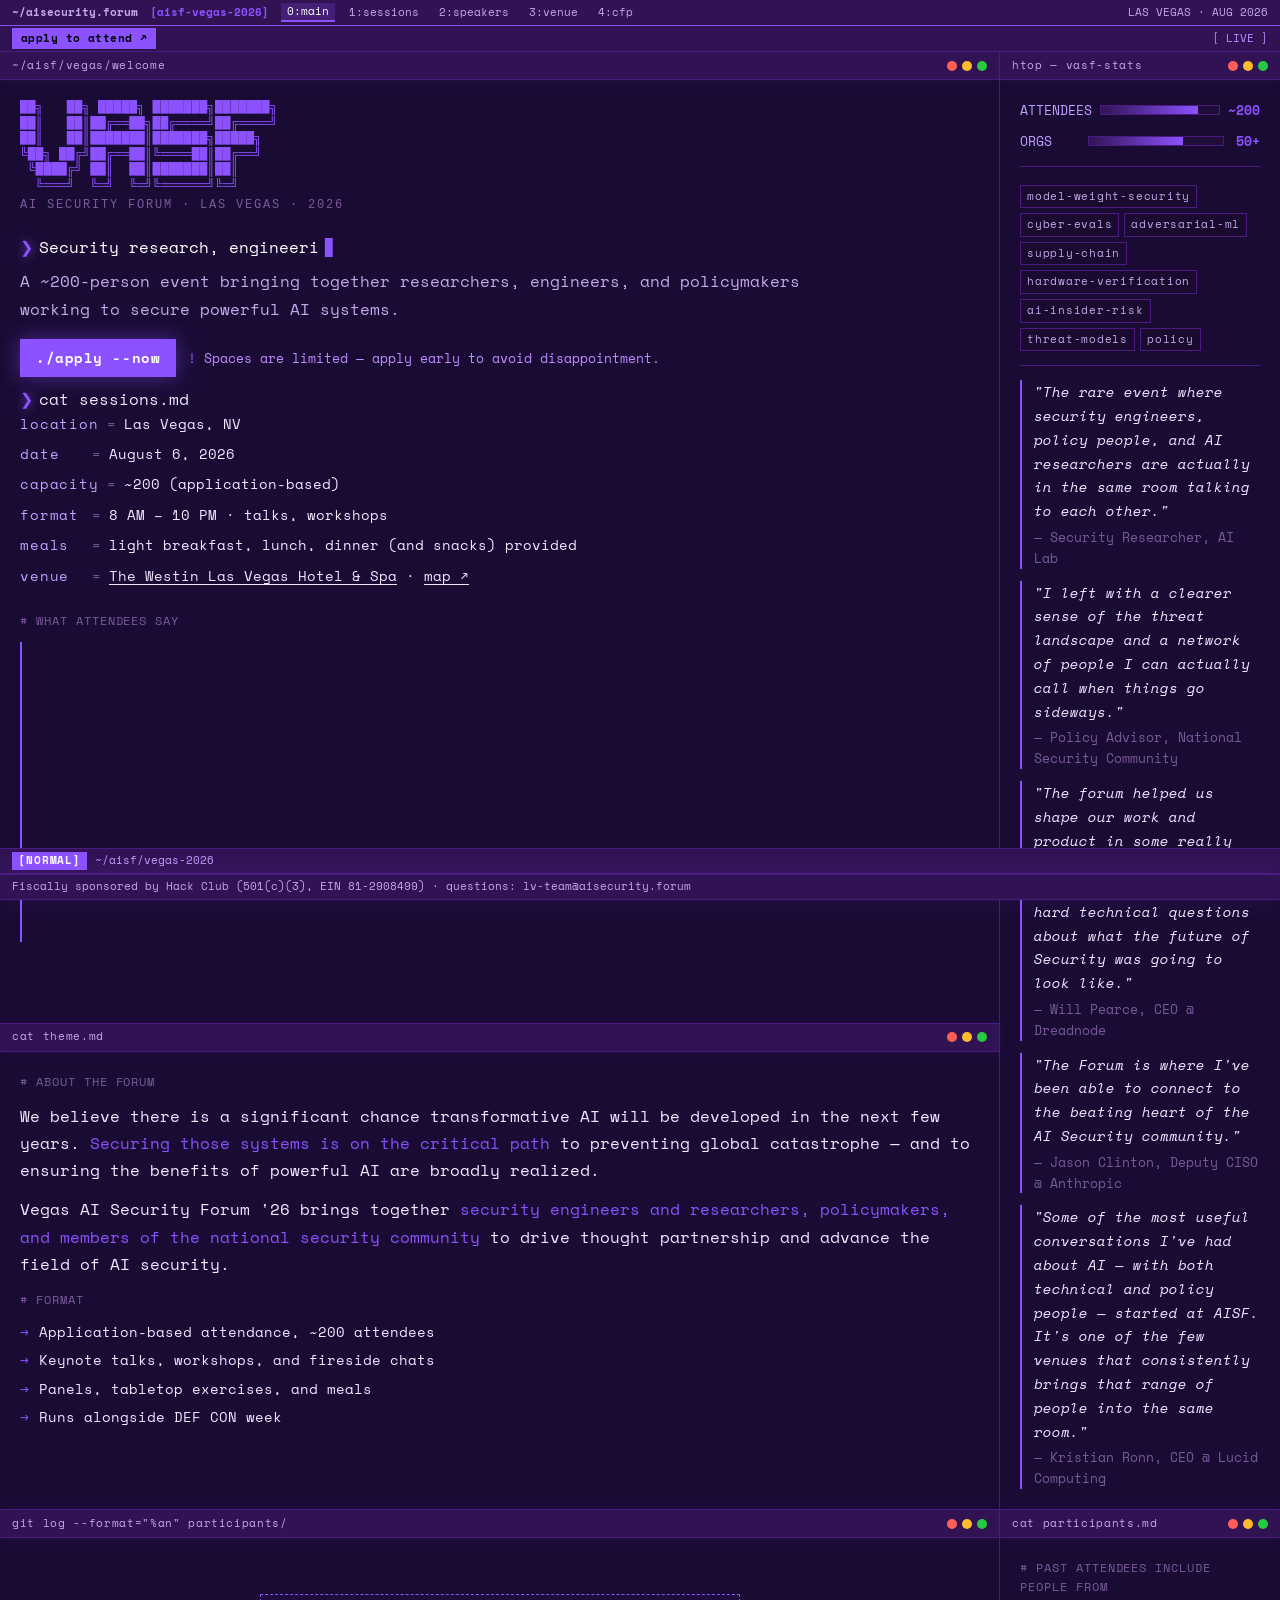
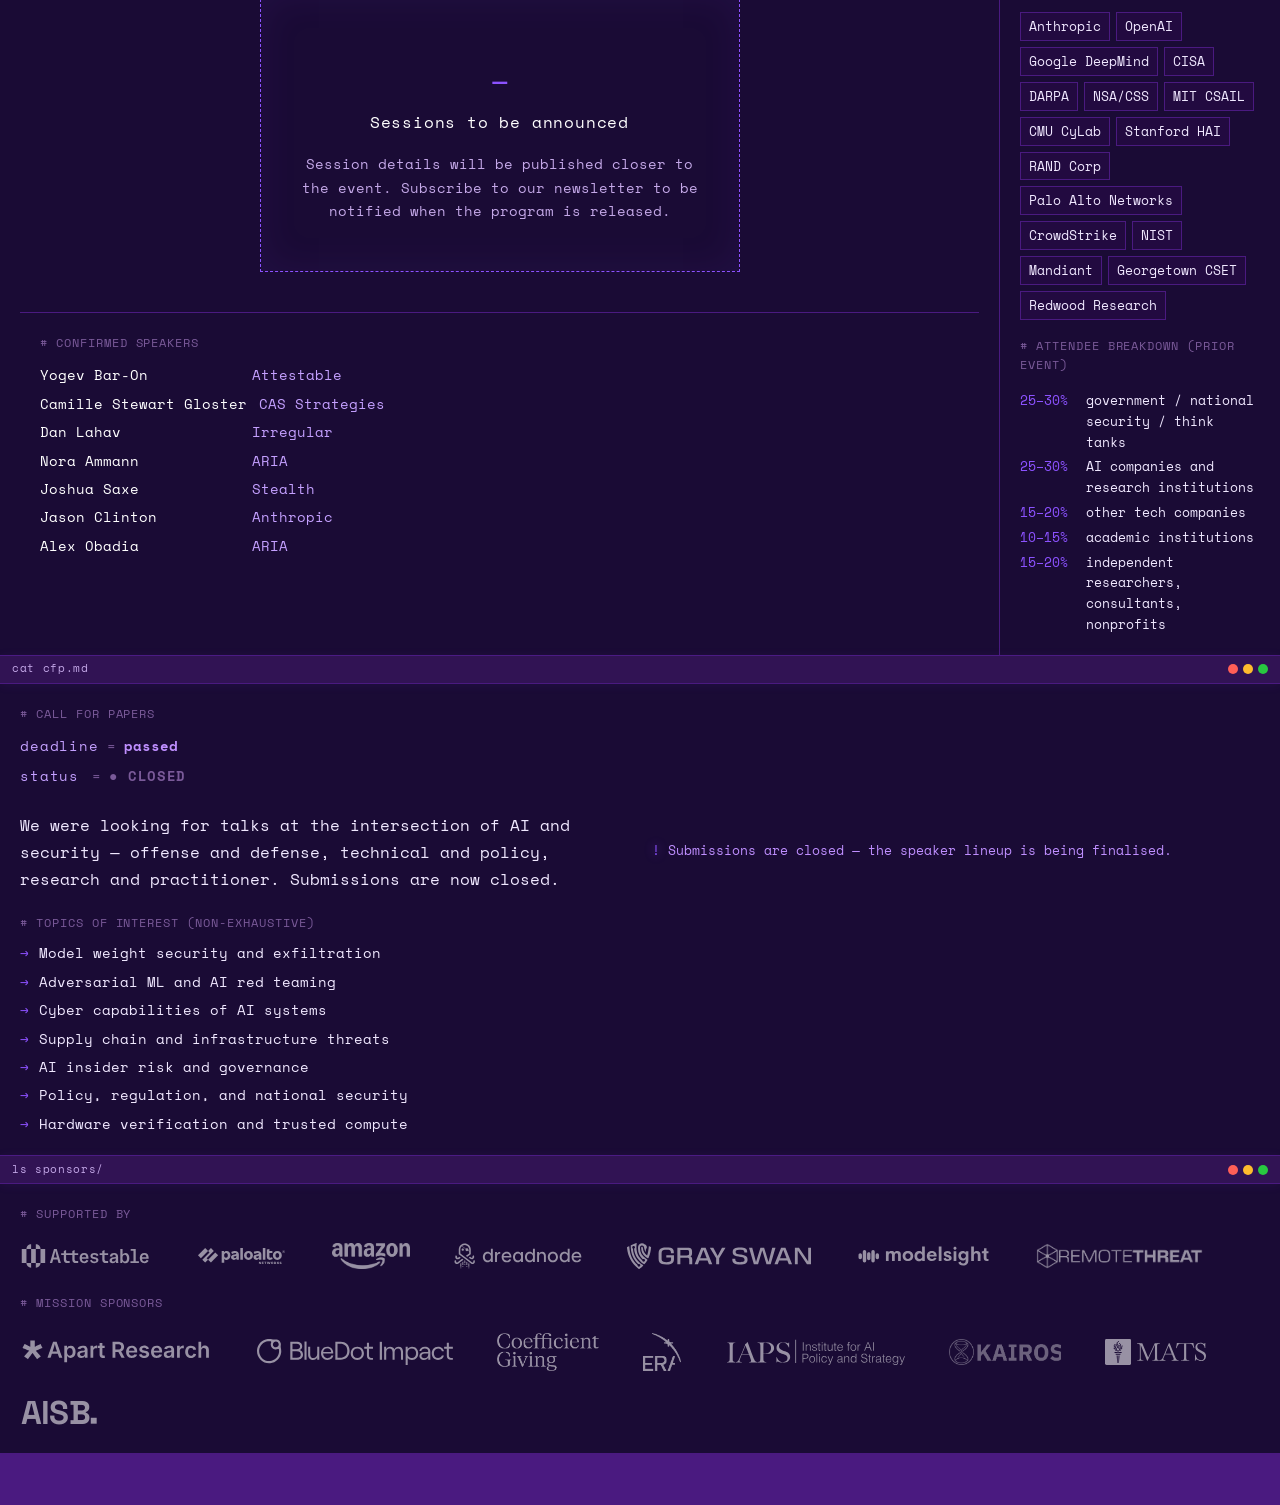
<file: vegas-ai-security-forum-26/index.html>
<!DOCTYPE html>
<html lang="en">
<head>
  <meta charset="UTF-8" />
  <meta name="viewport" content="width=device-width, initial-scale=1.0" />
  <title>Vegas AI Security Forum '26</title>
  <link rel="preconnect" href="https://fonts.googleapis.com" />
  <link href="https://fonts.googleapis.com/css2?family=Space+Mono:ital,wght@0,400;0,700;1,400&display=swap" rel="stylesheet" />
  <link rel="stylesheet" href="style.css" />
</head>
<body>

<canvas id="particle-canvas"></canvas>

<!-- BOOT SCREEN -->
<div id="boot-screen">
  <div id="boot-inner">
    <div id="boot-log"></div>
    <div id="cursor-line">
      <span id="boot-prompt">&gt; </span><span id="boot-cursor">█</span>
    </div>
  </div>
</div>

<!-- MAIN SITE -->
<div id="site" class="hidden">

  <!-- TMUX STATUS BAR TOP -->
  <div class="tmux-bar top">
    <div class="tmux-bar-left">
      <a href="https://aisecurity.forum" class="bar-link tmux-session">~/aisecurity.forum</a>
      <span class="tmux-session">[aisf-vegas-2026]</span>
      <a href="#pane-hero" class="tmux-win active-win">0:main</a>
      <a href="#sessions" class="tmux-win">1:sessions</a>
      <a href="#speakers" class="tmux-win">2:speakers</a>
      <a href="#venue" class="tmux-win">3:venue</a>
      <a href="#cfp" class="tmux-win">4:cfp</a>
    </div>
    <div class="tmux-bar-right">
      <span class="tmux-info">LAS VEGAS · AUG 2026</span>
    </div>
  </div>

  <!-- TMUX SUB-BAR: CTAs + COUNTDOWN -->
  <div class="tmux-bar top-sub">
    <div class="tmux-bar-left">
      <a href="https://airtable.com/app3DgCuagI4u7gqc/pag6JHwWS4bWZWbQl/form" target="_blank" class="bar-cta bar-cta-apply">apply to attend ↗</a>
    </div>
    <div class="tmux-bar-right">
      <span class="tmux-clock" id="tmux-clock"></span>
    </div>
  </div>

  <!-- LAYOUT GRID -->
  <div class="pane-grid">

    <!-- PANE: HERO -->
    <div class="pane pane-hero" id="pane-hero">
      <div class="pane-title-bar">
        <span class="pane-label">~/aisf/vegas/welcome</span>
        <span class="pane-controls"><span class="dot red"></span><span class="dot yellow"></span><span class="dot green"></span></span>
      </div>
      <div class="pane-body hero-body">
        <div class="hero-ascii">
<pre class="ascii-art">
██╗   ██╗ █████╗ ███████╗███████╗
██║   ██║██╔══██╗██╔════╝██╔════╝
██║   ██║███████║███████╗█████╗
╚██╗ ██╔╝██╔══██║╚════██║██╔══╝
 ╚████╔╝ ██║  ██║███████║██║
  ╚═══╝  ╚═╝  ╚═╝╚══════╝╚═╝
</pre>
<pre class="ascii-sub">AI SECURITY FORUM · LAS VEGAS · 2026</pre>
        </div>
        <div class="hero-prompt">
          <p class="prompt-line"><span class="prompt-sym">❯</span> <span class="typed-text" data-text="Security research, engineering, and policy."></span><span class="blink-cursor">▋</span></p>
          <p class="hero-desc">A ~200-person event bringing together researchers, engineers, and policymakers<br/>working to secure powerful AI systems.</p>
          <div class="hero-actions">
            <a href="https://airtable.com/app3DgCuagI4u7gqc/pag6JHwWS4bWZWbQl/form" target="_blank" class="btn-terminal">./apply --now</a>
            <span class="spaces-warning"><span class="prompt-sym">!</span> Spaces are limited — apply early to avoid disappointment.</span>
          </div>
          <p class="prompt-line hero-cmd"><span class="prompt-sym">❯</span> <a href="#sessions" class="cmd-link">cat sessions.md</a></p>
          <div class="hero-venue" id="venue">
            <div class="venue-line"><span class="vkey">location</span><span class="vsep">=</span><span class="vval">Las Vegas, NV</span></div>
            <div class="venue-line"><span class="vkey">date    </span><span class="vsep">=</span><span class="vval">August 6, 2026</span></div>
            <div class="venue-line"><span class="vkey">capacity</span><span class="vsep">=</span><span class="vval">~200 (application-based)</span></div>
            <div class="venue-line"><span class="vkey">format  </span><span class="vsep">=</span><span class="vval">8 AM – 10 PM · talks, workshops</span></div>
            <div class="venue-line"><span class="vkey">meals   </span><span class="vsep">=</span><span class="vval">light breakfast, lunch, dinner (and snacks) provided</span></div>
            <div class="venue-line"><span class="vkey">venue   </span><span class="vsep">=</span><span class="vval"><a href="https://www.marriott.com/en-us/hotels/lasvw-the-westin-las-vegas-hotel-and-spa/overview/" target="_blank" class="vval-link">The Westin Las Vegas Hotel &amp; Spa</a> · <a href="https://maps.app.goo.gl/Vm4M62EK2pvvBVmn6" target="_blank" class="vval-link">map ↗</a></span></div>
          </div>
          <div class="hero-quotes">
            <p class="comment"># what attendees say</p>
            <div class="testimonial">
              <p class="t-text"><span id="quote-text"></span></p>
              <span class="t-attr" id="quote-attr"></span>
            </div>
          </div>
        </div>
      </div>
    </div>

    <!-- PANE: LIVE STATS -->
    <div class="pane pane-stats" id="pane-stats">
      <div class="pane-title-bar">
        <span class="pane-label">htop — vasf-stats</span>
        <span class="pane-controls"><span class="dot red"></span><span class="dot yellow"></span><span class="dot green"></span></span>
      </div>
      <div class="pane-body stats-body">
        <div class="stat-row">
          <span class="stat-label">ATTENDEES</span>
          <span class="stat-bar"><span class="stat-fill" style="width:82%"></span></span>
          <span class="stat-val">~200</span>
        </div>
        <div class="stat-row">
          <span class="stat-label">ORGS     </span>
          <span class="stat-bar"><span class="stat-fill" style="width:70%"></span></span>
          <span class="stat-val">50+</span>
        </div>
        <div class="stat-divider"></div>
        <div class="stat-tags">
          <span class="tag">model-weight-security</span>
          <span class="tag">cyber-evals</span>
          <span class="tag">adversarial-ml</span>
          <span class="tag">supply-chain</span>
          <span class="tag">hardware-verification</span>
          <span class="tag">ai-insider-risk</span>
          <span class="tag">threat-models</span>
          <span class="tag">policy</span>
        </div>
        <div class="stat-divider"></div>
        <div class="testimonials">
          <div class="testimonial">
            <p class="t-text">"The rare event where security engineers, policy people, and AI researchers are actually in the same room talking to each other."</p>
            <span class="t-attr">— Security Researcher, AI Lab</span>
          </div>
          <div class="testimonial">
            <p class="t-text">"I left with a clearer sense of the threat landscape and a network of people I can actually call when things go sideways."</p>
            <span class="t-attr">— Policy Advisor, National Security Community</span>
          </div>
          <div class="testimonial">
            <p class="t-text">"The forum helped us shape our work and product in some really meaningful ways that helped answer some really hard technical questions about what the future of Security was going to look like."</p>
            <span class="t-attr">— Will Pearce, CEO @ Dreadnode</span>
          </div>
          <div class="testimonial">
            <p class="t-text">"The Forum is where I've been able to connect to the beating heart of the AI Security community."</p>
            <span class="t-attr">— Jason Clinton, Deputy CISO @ Anthropic</span>
          </div>
          <div class="testimonial">
            <p class="t-text">"Some of the most useful conversations I've had about AI — with both technical and policy people — started at AISF. It's one of the few venues that consistently brings that range of people into the same room."</p>
            <span class="t-attr">— Kristian Ronn, CEO @ Lucid Computing</span>
          </div>
        </div>
      </div>
    </div>

    <!-- PANE: THEME -->
    <div class="pane pane-theme" id="pane-theme">
      <div class="pane-title-bar">
        <span class="pane-label">cat theme.md</span>
        <span class="pane-controls"><span class="dot red"></span><span class="dot yellow"></span><span class="dot green"></span></span>
      </div>
      <div class="pane-body theme-body">
        <p class="comment"># About the Forum</p>
        <p class="theme-text">We believe there is a significant chance transformative AI will be developed in the next few years. <span class="hl">Securing those systems is on the critical path</span> to preventing global catastrophe — and to ensuring the benefits of powerful AI are broadly realized.</p>
        <p class="theme-text">Vegas AI Security Forum '26 brings together <span class="hl">security engineers and researchers, policymakers, and members of the national security community</span> to drive thought partnership and advance the field of AI security.</p>
        <p class="comment"># Format</p>
        <ul class="theme-list">
          <li><span class="bullet">→</span> Application-based attendance, ~200 attendees</li>
          <li><span class="bullet">→</span> Keynote talks, workshops, and fireside chats</li>
          <li><span class="bullet">→</span> Panels, tabletop exercises, and meals</li>
          <li><span class="bullet">→</span> Runs alongside DEF CON week</li>
        </ul>
      </div>
    </div>

    <!-- PANE: SESSIONS + PARTICIPANTS -->
    <div class="pane pane-sessions" id="sessions">
      <div class="pane-title-bar">
        <span class="pane-label">git log --format="%an" participants/</span>
        <span class="pane-controls"><span class="dot red"></span><span class="dot yellow"></span><span class="dot green"></span></span>
      </div>
      <div class="pane-body sessions-body">
        <div class="sessions-tba">
          <div class="tba-card">
            <span class="tba-cursor">_</span>
            <h3 class="tba-title">Sessions to be announced</h3>
            <p class="tba-desc">Session details will be published closer to the event. Subscribe to our newsletter to be notified when the program is released.</p>
          </div>
        </div>
        <div class="speakers-section">
          <p class="comment"># Confirmed Speakers</p>
          <div class="speakers-list">
            <div class="speaker-row"><span class="speaker-name">Yogev Bar-On</span><span class="speaker-org">Attestable</span></div>
            <div class="speaker-row"><span class="speaker-name">Camille Stewart Gloster</span><span class="speaker-org">CAS Strategies</span></div>
            <div class="speaker-row"><span class="speaker-name">Dan Lahav</span><span class="speaker-org">Irregular</span></div>
            <div class="speaker-row"><span class="speaker-name">Nora Ammann</span><span class="speaker-org">ARIA</span></div>
            <div class="speaker-row"><span class="speaker-name">Joshua Saxe</span><span class="speaker-org">Stealth</span></div>
            <div class="speaker-row"><span class="speaker-name">Jason Clinton</span><span class="speaker-org">Anthropic</span></div>
            <div class="speaker-row"><span class="speaker-name">Alex Obadia</span><span class="speaker-org">ARIA</span></div>
          </div>
        </div>
      </div>
    </div>

    <!-- PANE: PAST PARTICIPANTS -->
    <div class="pane pane-participants" id="speakers">
      <div class="pane-title-bar">
        <span class="pane-label">cat participants.md</span>
        <span class="pane-controls"><span class="dot red"></span><span class="dot yellow"></span><span class="dot green"></span></span>
      </div>
      <div class="pane-body participants-body">
        <p class="comment"># Past Attendees Include People From</p>
        <div class="orgs-grid">
          <a href="https://anthropic.com" target="_blank" class="org">Anthropic</a>
          <a href="https://openai.com" target="_blank" class="org">OpenAI</a>
          <a href="https://deepmind.google" target="_blank" class="org">Google DeepMind</a>
          <a href="https://cisa.gov" target="_blank" class="org">CISA</a>
          <a href="https://darpa.mil" target="_blank" class="org">DARPA</a>
          <a href="https://nsa.gov" target="_blank" class="org">NSA/CSS</a>
          <a href="https://csail.mit.edu" target="_blank" class="org">MIT CSAIL</a>
          <a href="https://cylab.cmu.edu" target="_blank" class="org">CMU CyLab</a>
          <a href="https://hai.stanford.edu" target="_blank" class="org">Stanford HAI</a>
          <a href="https://rand.org" target="_blank" class="org">RAND Corp</a>
          <a href="https://paloaltonetworks.com" target="_blank" class="org">Palo Alto Networks</a>
          <a href="https://crowdstrike.com" target="_blank" class="org">CrowdStrike</a>
          <a href="https://nist.gov" target="_blank" class="org">NIST</a>
          <a href="https://mandiant.com" target="_blank" class="org">Mandiant</a>
          <a href="https://cset.georgetown.edu" target="_blank" class="org">Georgetown CSET</a>
          <a href="https://redwoodresearch.org" target="_blank" class="org">Redwood Research</a>
        </div>
        <p class="comment"># Attendee Breakdown (Prior Event)</p>
        <div class="breakdown-list">
          <div class="breakdown-row"><span class="breakdown-pct">25–30%</span><span class="breakdown-label">government / national security / think tanks</span></div>
          <div class="breakdown-row"><span class="breakdown-pct">25–30%</span><span class="breakdown-label">AI companies and research institutions</span></div>
          <div class="breakdown-row"><span class="breakdown-pct">15–20%</span><span class="breakdown-label">other tech companies</span></div>
          <div class="breakdown-row"><span class="breakdown-pct">10–15%</span><span class="breakdown-label">academic institutions</span></div>
          <div class="breakdown-row"><span class="breakdown-pct">15–20%</span><span class="breakdown-label">independent researchers, consultants, nonprofits</span></div>
        </div>
      </div>
    </div>

    <!-- PANE: CALL FOR PAPERS -->
    <div class="pane pane-cfp" id="cfp">
      <div class="pane-title-bar">
        <span class="pane-label">cat cfp.md</span>
        <span class="pane-controls"><span class="dot red"></span><span class="dot yellow"></span><span class="dot green"></span></span>
      </div>
      <div class="pane-body cfp-body">
        <p class="comment"># Call for Papers</p>
        <div class="cfp-meta">
          <div class="venue-line"><span class="vkey">deadline</span><span class="vsep">=</span><span class="vval cfp-deadline">passed</span></div>
          <div class="venue-line"><span class="vkey">status  </span><span class="vsep">=</span><span class="vval"><span class="cfp-status-closed">● CLOSED</span></span></div>
        </div>
        <div class="cfp-content">
          <p class="cfp-text">We were looking for talks at the intersection of AI and security — offense and defense, technical and policy, research and practitioner. Submissions are now closed.</p>
          <div class="cfp-topics">
            <p class="comment"># Topics of interest (non-exhaustive)</p>
            <ul class="theme-list">
              <li><span class="bullet">→</span> Model weight security and exfiltration</li>
              <li><span class="bullet">→</span> Adversarial ML and AI red teaming</li>
              <li><span class="bullet">→</span> Cyber capabilities of AI systems</li>
              <li><span class="bullet">→</span> Supply chain and infrastructure threats</li>
              <li><span class="bullet">→</span> AI insider risk and governance</li>
              <li><span class="bullet">→</span> Policy, regulation, and national security</li>
              <li><span class="bullet">→</span> Hardware verification and trusted compute</li>
            </ul>
          </div>
        </div>
        <div class="cfp-actions">
          <span class="spaces-warning"><span class="prompt-sym">!</span> Submissions are closed — the speaker lineup is being finalised.</span>
        </div>
      </div>
    </div>

    <!-- PANE: SPONSORS -->
    <div class="pane pane-sponsors" id="sponsors">
      <div class="pane-title-bar">
        <span class="pane-label">ls sponsors/</span>
        <span class="pane-controls"><span class="dot red"></span><span class="dot yellow"></span><span class="dot green"></span></span>
      </div>
      <div class="pane-body sponsors-body">
        <p class="comment"># Supported by</p>
        <div class="sponsors-row">
          <a class="sponsor" href="https://attestable.com/" target="_blank" rel="noopener"><img src="assets/sponsors/attestable.svg" alt="Attestable" /></a>
          <a class="sponsor" href="https://www.paloaltonetworks.com/" target="_blank" rel="noopener"><img src="assets/sponsors/palo-alto.svg" alt="Palo Alto Networks" /></a>
          <a class="sponsor" href="https://aws.amazon.com/" target="_blank" rel="noopener"><img src="assets/sponsors/aws.png" alt="Amazon" /></a>
          <a class="sponsor" href="https://dreadnode.io/" target="_blank" rel="noopener"><img src="assets/sponsors/dreadnode.svg" alt="Dreadnode" /></a>
          <a class="sponsor" href="https://www.grayswan.ai/" target="_blank" rel="noopener"><img src="assets/sponsors/grayswan.svg" alt="Gray Swan" /></a>
          <a class="sponsor" href="https://modelsight.ai/" target="_blank" rel="noopener"><img src="assets/sponsors/modelsight.svg" alt="Modelsight" /></a>
          <a class="sponsor" href="https://www.remotethreat.com/" target="_blank" rel="noopener"><img src="assets/sponsors/remote-threat.png" alt="Remote Threat" /></a>
        </div>

        <p class="comment"># Mission sponsors</p>
        <div class="sponsors-row">
          <a class="sponsor" href="https://apartresearch.com/" target="_blank" rel="noopener"><img src="assets/sponsors/apart.svg" alt="Apart Research" /></a>
          <a class="sponsor" href="https://bluedot.org/" target="_blank" rel="noopener"><img src="assets/sponsors/bluedot.svg" alt="BlueDot Impact" /></a>
          <a class="sponsor" href="https://coefficientgiving.org/" target="_blank" rel="noopener"><img src="assets/sponsors/cg.png" alt="Coefficient Giving" class="sponsor-stacked" /></a>
          <a class="sponsor" href="https://erafellowship.org/" target="_blank" rel="noopener"><img src="assets/sponsors/era.png" alt="ERA Fellowship" class="sponsor-stacked" /></a>
          <a class="sponsor" href="https://www.iaps.ai/" target="_blank" rel="noopener"><img src="assets/sponsors/iaps.svg" alt="IAPS" /></a>
          <a class="sponsor" href="https://kairos-project.org/" target="_blank" rel="noopener"><img src="assets/sponsors/kairos.png" alt="Kairos" /></a>
          <a class="sponsor" href="https://www.matsprogram.org/" target="_blank" rel="noopener"><img src="assets/sponsors/mats.svg" alt="MATS" /></a>
          <a class="sponsor" href="https://aisb.dev/" target="_blank" rel="noopener"><img src="assets/sponsors/aisb.svg" alt="AI Security Bootcamp" /></a>
        </div>
      </div>
    </div>

  </div><!-- /pane-grid -->

  <!-- TMUX STATUS BAR BOTTOM -->
  <div class="tmux-bar bottom">
    <div class="tmux-bar-left">
      <span class="tmux-mode">[NORMAL]</span>
      <span class="tmux-path">~/aisf/vegas-2026</span>
    </div>
  </div>

  <!-- TMUX INFO BAR: FISCAL SPONSORSHIP -->
  <div class="tmux-bar bottom-info">
    <div class="tmux-bar-left">
      <span class="tmux-info">Fiscally sponsored by Hack Club (501(c)(3), EIN 81-2908499) · questions: <a href="mailto:lv-team@aisecurity.forum" class="bar-link">lv-team@aisecurity.forum</a></span>
    </div>
  </div>

</div><!-- /site -->

<script src="main.js"></script>
</body>
</html>
</file>
<file: tlv-26/style.css>
/* ============================================================
   TEL AVIV AI SECURITY FORUM — CRT phosphor console
   Heron blue phosphor on a dark tube
   ============================================================ */

*, *::before, *::after { box-sizing: border-box; margin: 0; padding: 0; }

:root {
  --bg:      #02070d;
  --bg2:     #04101b;
  --p:       #58b6ff;   /* phosphor */
  --p-hi:    #d6efff;   /* bright phosphor */
  --p-dim:   #2f6a95;   /* dim phosphor */
  --p-deep:  #1c5687;
  --panel:   rgba(10, 26, 44, 0.45);
  --edge:    #163a5c;
  --warn:    #6fe0d0;
  --red:     #ff4757;
  --red-dim: #b33240;
  --green:   #3ddc84;
  --glow:    0 0 6px rgba(88, 182, 255, 0.55);
  --glow-hi: 0 0 10px rgba(88, 182, 255, 0.85);
  --glow-red: 0 0 12px rgba(255, 71, 87, 0.65);
  --glow-led: 0 0 2px rgba(255,255,255,0.95), 0 0 12px rgba(120,200,255,0.95), 0 0 30px rgba(88,182,255,0.8), 0 0 64px rgba(88,182,255,0.45);
  --mono:    'IBM Plex Mono', monospace;
  --pixel:   'VT323', monospace;
  --sb-h:    30px;
}

html { scroll-behavior: smooth; }
body {
  background: radial-gradient(130% 130% at 50% 40%, #04121e 0%, #02090f 62%, #010509 100%);
  color: var(--p);
  font-family: var(--mono);
  font-size: 16px;
  line-height: 1.7;
  min-height: 100vh;
  text-shadow: var(--glow);
  overflow-x: hidden;
}

/* ============================================================
   CRT OVERLAYS
   ============================================================ */
.crt-scanlines, .crt-vignette, .crt-flicker, .crt-bezel {
  position: fixed; inset: 0; pointer-events: none; z-index: 9000;
}
.crt-scanlines {
  background: repeating-linear-gradient(0deg, rgba(0,0,0,0.22) 0 1px, transparent 1px 3px);
  mix-blend-mode: multiply; opacity: 0.55;
}
.crt-vignette {
  background: radial-gradient(120% 120% at 50% 50%, transparent 55%, rgba(0,0,0,0.7) 100%);
}
.crt-flicker {
  background: rgba(88,182,255,0.02);
  animation: flick 6s infinite steps(1);
}
@keyframes flick { 0%,96%,100% { opacity: 1; } 97% { opacity: 0.72; } 98% { opacity: 1; } 99% { opacity: 0.85; } }
/* faint tube frame */
.crt-bezel {
  border-radius: 26px;
  z-index: 9100;
  box-shadow:
    inset 0 0 140px rgba(88,182,255,0.06),
    inset 0 0 26px rgba(0,0,0,0.9),
    0 0 0 8px #060a0f,
    0 0 0 11px #02060a;
}

/* animated phosphor grain / static */
.crt-noise {
  position: fixed; inset: -60%; z-index: 8990; pointer-events: none;
  opacity: 0.04;
  background-image: url("data:image/svg+xml,%3Csvg xmlns='http://www.w3.org/2000/svg' width='140' height='140'%3E%3Cfilter id='n'%3E%3CfeTurbulence type='fractalNoise' baseFrequency='0.85' numOctaves='2' stitchTiles='stitch'/%3E%3C/filter%3E%3Crect width='100%25' height='100%25' filter='url(%23n)'/%3E%3C/svg%3E");
  animation: crt-noise 0.5s steps(3) infinite;
}
@keyframes crt-noise {
  0%   { transform: translate(0, 0); }
  33%  { transform: translate(-3%, 2%); }
  66%  { transform: translate(2%, -3%); }
  100% { transform: translate(-2%, -1%); }
}

/* slow rolling scan beam */
.crt-scanbeam {
  position: fixed; left: 0; right: 0; top: -140px; height: 140px;
  z-index: 9001; pointer-events: none;
  background: linear-gradient(to bottom,
    transparent,
    rgba(88,182,255,0.05) 42%,
    rgba(214,239,255,0.11) 50%,
    rgba(88,182,255,0.05) 58%,
    transparent);
  animation: crt-scanbeam 7s linear infinite;
}
@keyframes crt-scanbeam {
  0%   { transform: translateY(0); }
  100% { transform: translateY(calc(100vh + 140px)); }
}

/* one-shot power-on: a bright line that expands to fill, then fades */
.crt-power {
  position: fixed; inset: 0; z-index: 9200; pointer-events: none;
  background: #eaf7ff; opacity: 0;
}
body.power-on .crt-power { animation: crt-power 0.62s ease-out forwards; }
@keyframes crt-power {
  0%   { opacity: 0;    clip-path: inset(49.85% 0 49.85% 0); }
  7%   { opacity: 0.95; clip-path: inset(49.7% 0 49.7% 0); }
  38%  { opacity: 0.55; clip-path: inset(0 0 0 0); }
  100% { opacity: 0;    clip-path: inset(0 0 0 0); }
}

/* ============================================================
   BOOT SCREEN
   ============================================================ */
#boot-screen {
  position: fixed; inset: 0; z-index: 9500;
  background: #010509;
  padding: 40px 44px;
  display: flex; align-items: flex-start;
  transition: opacity 0.2s ease;
}
#boot-screen.fade-out { opacity: 0; pointer-events: none; }
#boot-inner { width: 100%; max-width: 760px; font-size: 14px; color: var(--p); }
#boot-log { line-height: 1.7; }
#boot-log .l { display: block; }
.log-ok   { color: var(--p); }
.log-info { color: var(--p-hi); }
.log-warn { color: var(--warn); }
.log-dim  { color: var(--p-dim); }
#cursor-line { display: flex; align-items: center; margin-top: 4px; }
#boot-cursor { animation: blink 1s step-end infinite; }
@keyframes blink { 50% { opacity: 0; } }
.p-dim { color: var(--p-dim); }

/* ============================================================
   VISIBILITY
   ============================================================ */
.hidden { display: none !important; }
#site { opacity: 0; transition: opacity 0.3s ease; }
#site.visible { opacity: 1; }

/* ============================================================
   STATUS BAR
   ============================================================ */
#statusbar {
  position: sticky; top: 0; z-index: 200;
  height: var(--sb-h);
  display: flex; align-items: center; justify-content: space-between;
  padding: 0 18px;
  background: rgba(2, 10, 18, 0.92);
  border-bottom: 1px solid var(--edge);
  font-size: 13px;
  box-shadow: 0 2px 24px rgba(88,182,255,0.1);
  backdrop-filter: blur(2px);
}
.sb-left, .sb-right { display: flex; align-items: center; gap: 10px; }
.sb-host { color: var(--p-hi); }
.sb-path { color: var(--p); }
.sb-sep  { color: var(--p-dim); }
.sb-nav { display: flex; gap: 4px; margin-left: 8px; }
.sb-nav a { color: var(--p-dim); text-decoration: none; padding: 0 8px; }
.sb-nav a:hover { color: var(--p-hi); text-shadow: var(--glow-hi); }
.sb-nav a.active { color: var(--p-hi); border-bottom: 1px solid var(--p); }
.sb-clock { color: var(--warn); }
.sb-logos { display: flex; align-items: center; gap: 12px; margin-right: 6px; }
.sb-heron img { width: auto; display: block; filter: drop-shadow(0 0 4px rgba(88,182,255,0.6)); opacity: 0.92; }
.sb-logos a:first-child img { height: 20px; }   /* AISF mark (taller, two-line) */
.sb-logos a:last-child img  { height: 13px; }   /* Heron wordmark */
.sb-heron:hover img { opacity: 1; filter: drop-shadow(0 0 8px rgba(88,182,255,0.95)); }

/* ============================================================
   TOP / BOTTOM DOTTED RULES (corner-bracket style dividers)
   ============================================================ */
.rule {
  display: flex;
  align-items: center;
  padding: 16px 24px;
  gap: 10px;
}
.rule-mark {
  color: var(--p-dim);
  font-size: 14px;
  line-height: 1;
  text-shadow: var(--glow);
}
.rule-line {
  flex: 1;
  height: 0;
  border-top: 1px dotted var(--edge);
}

/* ============================================================
   TERMINAL BODY
   ============================================================ */
.term {
  position: relative;
  max-width: 1000px;
  margin: 0 auto;
  padding: 44px 32px 120px;
}
.term > section, .term > .rule { position: relative; z-index: 1; }
.blk { margin-bottom: 42px; }

/* big skyline backdrop on the right, bleeding off the edge */
/* left edge and the text column are both percentages of .term, so they scale
   together and can never collide, whatever the viewport width */
.skyline-bg {
  position: absolute;
  top: 150px;
  left: 58%;
  right: -19vw;
  z-index: 0;
  pointer-events: none;
}
.skyline-bg img {
  display: block;
  width: 100%;
  height: auto;
  filter: drop-shadow(0 0 26px rgba(88,182,255,0.4));
  /* soften the hard bottom edge where the reflection is cropped */
  -webkit-mask-image: linear-gradient(to bottom, #000 74%, rgba(0,0,0,0) 100%);
  mask-image: linear-gradient(to bottom, #000 74%, rgba(0,0,0,0) 100%);
}

.hero-grid { display: block; }
.hero-copy { max-width: 82%; min-width: 0; }
.hero-copy .hero-id,
.hero-copy .hero-desc,
.hero-copy .hero-warn { max-width: 54%; }
.museum-caption {
  text-align: left;
  color: var(--p-dim);
  font-size: 11px;
  letter-spacing: 0.2em;
  margin-top: 2px;
}
@media (max-width: 900px) {
  .skyline-bg { display: none; }
  .hero-copy { max-width: none; }
  .hero-copy .hero-id,
  .hero-copy .hero-desc,
  .hero-copy .hero-warn { max-width: none; }
}

.banner {
  color: var(--p);
  font-size: clamp(8px, 1.7vw, 15px);
  line-height: 1.1;
  white-space: pre;
  text-shadow: var(--glow-hi);
  overflow: hidden;
  animation: rgb-shift 3.5s ease-in-out infinite, banner-glitch 8s linear infinite;
}
.banner-led {
  font-family: 'Bitcount Grid Single', var(--mono);
  font-weight: 600;
  text-transform: uppercase;
  font-size: clamp(36px, 6vw, 70px);
  line-height: 1.12;
  letter-spacing: 0.03em;
  margin-bottom: 4px;
  /* solid fill + layered neon: the LED font carries the terminal character on
     its own, so the letterforms stay unbroken and legible at phone sizes */
  color: #eaf7ff;
  text-shadow: var(--glow-led);
  animation: rgb-shift 3.5s ease-in-out infinite, banner-glitch 8s linear infinite;
}
/* chromatic aberration — red/cyan fringing that breathes */
@keyframes rgb-shift {
  0%, 100% { text-shadow: var(--glow-led), -1px 0 rgba(255,40,90,0.28),  1px 0 rgba(40,220,255,0.28); }
  50%      { text-shadow: var(--glow-led), -2px 0 rgba(255,40,90,0.24),  2px 0 rgba(40,220,255,0.24); }
}
/* rare horizontal desync glitch */
@keyframes banner-glitch {
  0%, 96%, 100% { transform: translate(0,0) skewX(0); }
  96.6% { transform: translate(-2px,0) skewX(-1.2deg); }
  97.2% { transform: translate(3px,0)  skewX(1.2deg); }
  97.8% { transform: translate(-1px,0) skewX(0); }
}
.banner-sub {
  color: var(--red);
  font-size: 14px;
  letter-spacing: 0.28em;
  margin: 2px 0 0;
  text-shadow: var(--glow-red);
}
.hero-copy .museum-caption { margin-bottom: 26px; }

/* prompt lines */
.cmd { font-size: 15px; margin-bottom: 8px; }
.usr { color: var(--p-dim); }
.pn  { color: var(--p-dim); }
.cmd { color: var(--p-hi); }
.out { color: var(--p); }

.hero-id { font-size: 18px; color: var(--p-hi); text-shadow: var(--glow-hi); }
.typed { color: var(--p-hi); }
.cur { color: var(--p); animation: blink 1s step-end infinite; }
.hero-desc { color: var(--p); margin-top: 8px; }

/* actions */
.actions { display: flex; align-items: center; gap: 14px; flex-wrap: wrap; margin-top: 18px; }
.btn {
  display: inline-block;
  background: var(--p);
  color: #02070d;
  text-decoration: none;
  padding: 8px 16px;
  font-weight: 600;
  letter-spacing: 0.03em;
  text-shadow: none;
  box-shadow: 0 0 16px rgba(88,182,255,0.5);
  transition: background 0.15s, box-shadow 0.15s;
}
.btn:hover { background: var(--p-hi); color: #02070d; text-shadow: none; box-shadow: 0 0 26px rgba(88,182,255,0.8); }
.btn.ghost {
  background: transparent;
  color: var(--p);
  border: 1px solid var(--p-deep);
  box-shadow: none;
  text-shadow: var(--glow);
}
.btn.ghost:hover {
  background: var(--p);
  border-color: var(--p-hi);
  color: #02070d;
  text-shadow: none;
  box-shadow:
    0 0 10px rgba(88,182,255,0.95),
    0 0 26px rgba(88,182,255,0.7),
    0 0 54px rgba(120,200,255,0.45);
}
.btn.primary {
  background: rgba(255, 71, 87, 0.12);
  color: var(--red);
  border: 1px solid var(--red);
  box-shadow: 0 0 16px rgba(255,71,87,0.35);
  text-shadow: var(--glow-red);
}
.btn.primary:hover {
  background: var(--red);
  border-color: var(--red);
  color: #02070d;
  text-shadow: none;
  box-shadow: 0 0 26px rgba(255,71,87,0.6);
}
.warn { color: var(--warn); font-size: 13px; }
.hero-warn { margin-top: 10px; }

/* key/value block */
.kvs { display: flex; flex-direction: column; gap: 6px; }
.kv { display: flex; gap: 4px; align-items: baseline; font-size: 15px; flex-wrap: wrap; }
.k  { color: var(--p-dim); min-width: 92px; }
.eq { color: var(--p-dim); padding: 0 4px; }
.v  { color: var(--p-hi); }
.kv a { color: var(--p-hi); text-decoration: underline; text-underline-offset: 3px; }
.kv a:hover { color: #fff; text-shadow: var(--glow-hi); }

/* prose */
.prose { display: flex; flex-direction: column; gap: 12px; }
.prose p { color: var(--p); }
.comment { color: var(--p-dim); font-size: 13px; letter-spacing: 0.06em; }
.comment.subtitle-red { color: var(--red); text-shadow: var(--glow-red); font-size: 15px; }
.hl { color: var(--p-hi); text-shadow: var(--glow-hi); }
.prose p.lead { color: var(--p-hi); text-shadow: var(--glow-hi); }
.prose p.lead .hl { color: var(--warn); text-shadow: none; }
.topics-list li { color: var(--warn); }
.topics-list .arr { color: var(--green); }
.prose a { color: var(--p-hi); text-decoration: underline; text-underline-offset: 3px; }
.prose a.btn { text-decoration: none; }
.status-open { color: var(--warn); font-weight: 600; }
.status-closed { color: var(--red-dim); font-weight: 600; }

.list { list-style: none; display: flex; flex-direction: column; gap: 6px; }
.list li { display: flex; gap: 10px; color: var(--p); font-size: 15px; }
.arr { color: var(--p); }
.two-col { display: grid; grid-template-columns: 1fr 1fr; gap: 6px 28px; }

/* quotes */
.quotes { display: flex; flex-direction: column; gap: 14px; }
blockquote {
  border-left: 2px solid var(--p-deep);
  padding-left: 14px;
  color: var(--p);
  font-style: italic;
}
blockquote cite { display: block; color: var(--p-dim); font-style: normal; font-size: 13px; margin-top: 5px; }

/* TBA */
.tba {
  border: 1px dashed var(--p-deep);
  padding: 34px 30px;
  text-align: center;
  display: flex; flex-direction: column; align-items: center; gap: 12px;
  box-shadow: inset 0 0 40px rgba(88,182,255,0.05);
  max-width: 560px;
}
.tba-cur { font-size: 28px; color: var(--p); animation: blink 1s step-end infinite; }
.tba-title { color: var(--p-hi); }
.tba-desc { color: var(--p-dim); font-size: 14px; }

/* orgs */
.orgs { display: flex; flex-wrap: wrap; gap: 6px; }
.orgs a, .orgs span {
  font-size: 13px; padding: 3px 9px;
  border: 1px solid var(--edge);
  color: var(--p); text-decoration: none;
  background: var(--panel);
  display: inline-block;
}
.orgs a:hover { border-color: var(--p); color: var(--p-hi); text-shadow: var(--glow-hi); }

/* presented by */
.presented { display: flex; flex-direction: column; gap: 18px; align-items: flex-start; }
.mark-row { display: flex; align-items: center; gap: 34px; flex-wrap: wrap; }
.heron-mark img { width: auto; filter: drop-shadow(0 0 12px rgba(88,182,255,0.55)); }
.mark-row a:first-child img { height: 58px; }   /* AISF mark */
.mark-row a:last-child img  { height: 38px; }   /* Heron wordmark */
.heron-mark:hover img { filter: drop-shadow(0 0 20px rgba(88,182,255,0.95)); }
.presented-note { color: var(--p-dim); max-width: 620px; }
.presented-note a { color: var(--p-hi); text-decoration: underline; }

/* footer */
#footbar {
  position: fixed; bottom: 0; left: 0; right: 0; z-index: 200;
  display: flex; align-items: center; gap: 14px;
  height: var(--sb-h);
  padding: 0 18px;
  background: rgba(2, 10, 18, 0.92);
  border-top: 1px solid var(--edge);
  font-size: 12px;
  box-shadow: 0 -2px 24px rgba(88,182,255,0.1);
  backdrop-filter: blur(2px);
}
.fb-mode { color: #02070d; background: var(--p); padding: 1px 8px; font-weight: 600; text-shadow: none; letter-spacing: 0.06em; }
.fb-info { color: var(--p-dim); }
.fb-info a { color: var(--p); text-decoration: none; }
.fb-info a:hover { color: var(--p-hi); }

/* scrollbars */
::-webkit-scrollbar { width: 6px; height: 6px; }
::-webkit-scrollbar-track { background: var(--bg); }
::-webkit-scrollbar-thumb { background: var(--p-deep); }
::selection { background: var(--p); color: #02070d; text-shadow: none; }
a:focus-visible { outline: 1px solid var(--p); outline-offset: 2px; }

/* ============================================================
   RESPONSIVE
   ============================================================ */
@media (max-width: 720px) {
  body { font-size: 14px; }
  .term { padding: 30px 18px 110px; }
  #statusbar { height: auto; min-height: var(--sb-h); flex-wrap: wrap; row-gap: 6px; padding: 8px 14px; }
  .sb-host, .sb-path, .sb-sep { display: none; }
  .sb-heron img { height: 16px; margin-right: 2px; }
  .sb-nav { margin-left: 0; }
  .sb-nav a { padding: 0 5px; }
  .sb-nav a:not(.active) { display: none; }
  .two-col { grid-template-columns: 1fr; }
  .k { min-width: 78px; }
  .banner { font-size: 7px; }
  .crt-bezel { border-radius: 0; }
  #boot-screen { padding: 18px; }
}
/* narrow screens: key/value rows stack predictably instead of some staying
   inline and some wrapping mid-row (which read as "jumping" lines) */
@media (max-width: 620px) {
  .kv { display: block; }
  .kv .eq { display: none; }
  .kv .k { display: block; min-width: 0; margin-bottom: 1px; }
  .kv .v { display: block; }
  .kvs { gap: 12px; }
}
@media (max-width: 420px) {
  .banner { font-size: 5.5px; }
  .actions { flex-direction: column; align-items: flex-start; }
}

@media (prefers-reduced-motion: reduce) {
  .crt-flicker, .cur, #boot-cursor, .tba-cur,
  .crt-noise, .crt-scanbeam, .crt-power, .banner { animation: none; }
  .crt-power { display: none; }
}

/* ============================================================
   SPEAKERS GRID
   ============================================================ */
.speakers { display: grid; grid-template-columns: repeat(5, 1fr); gap: 22px 18px; margin-top: 16px; }
.spk { display: flex; flex-direction: column; gap: 4px; }
.spk img { width: 100%; height: auto; aspect-ratio: 170 / 166; object-fit: cover; display: block; border: 1px solid var(--edge); background: var(--bg2); margin-bottom: 6px; transition: border-color .2s, box-shadow .2s; }
.spk:hover img { border-color: var(--p); box-shadow: 0 0 14px rgba(88,182,255,0.45); }
.spk-name { color: var(--p-hi); font-size: 15px; text-shadow: var(--glow-hi); }
.spk-role { color: var(--p-dim); font-size: 12.5px; line-height: 1.4; }
@media (max-width: 760px) { .speakers { grid-template-columns: repeat(4, 1fr); gap: 20px 12px; } .spk-name { font-size: 14px; } }
@media (max-width: 520px) { .speakers { grid-template-columns: repeat(2, 1fr); gap: 18px 12px; } }

/* section headings that need to stand out (e.g. Speakers) */
.section-title { color: var(--red); text-shadow: var(--glow-red); font-family: var(--mono); font-weight: 600; font-size: 26px; line-height: 1.2; letter-spacing: 0.04em; margin: 0 0 6px; }
@media (max-width: 520px) { .section-title { font-size: 21px; } }
</file>
<file: tlv-ai-security-forum-26/style.css>
/* ============================================================
   TEL AVIV AI SECURITY FORUM — CRT phosphor console
   Heron blue phosphor on a dark tube
   ============================================================ */

*, *::before, *::after { box-sizing: border-box; margin: 0; padding: 0; }

:root {
  --bg:      #02070d;
  --bg2:     #04101b;
  --p:       #58b6ff;   /* phosphor */
  --p-hi:    #d6efff;   /* bright phosphor */
  --p-dim:   #2f6a95;   /* dim phosphor */
  --p-deep:  #1c5687;
  --panel:   rgba(10, 26, 44, 0.45);
  --edge:    #163a5c;
  --warn:    #6fe0d0;
  --glow:    0 0 6px rgba(88, 182, 255, 0.55);
  --glow-hi: 0 0 10px rgba(88, 182, 255, 0.85);
  --mono:    'IBM Plex Mono', monospace;
  --pixel:   'VT323', monospace;
  --sb-h:    30px;
}

html { scroll-behavior: smooth; }
body {
  background: radial-gradient(130% 130% at 50% 40%, #04121e 0%, #02090f 62%, #010509 100%);
  color: var(--p);
  font-family: var(--mono);
  font-size: 16px;
  line-height: 1.7;
  min-height: 100vh;
  text-shadow: var(--glow);
  overflow-x: hidden;
}

/* ============================================================
   CRT OVERLAYS
   ============================================================ */
.crt-scanlines, .crt-vignette, .crt-flicker, .crt-bezel {
  position: fixed; inset: 0; pointer-events: none; z-index: 9000;
}
.crt-scanlines {
  background: repeating-linear-gradient(0deg, rgba(0,0,0,0.22) 0 1px, transparent 1px 3px);
  mix-blend-mode: multiply; opacity: 0.55;
}
.crt-vignette {
  background: radial-gradient(120% 120% at 50% 50%, transparent 55%, rgba(0,0,0,0.7) 100%);
}
.crt-flicker {
  background: rgba(88,182,255,0.02);
  animation: flick 6s infinite steps(1);
}
@keyframes flick { 0%,96%,100% { opacity: 1; } 97% { opacity: 0.72; } 98% { opacity: 1; } 99% { opacity: 0.85; } }
/* faint tube frame */
.crt-bezel {
  border-radius: 26px;
  box-shadow:
    inset 0 0 140px rgba(88,182,255,0.06),
    inset 0 0 26px rgba(0,0,0,0.9),
    0 0 0 8px #060a0f,
    0 0 0 11px #02060a;
}

/* ============================================================
   BOOT SCREEN
   ============================================================ */
#boot-screen {
  position: fixed; inset: 0; z-index: 9500;
  background: #010509;
  padding: 40px 44px;
  display: flex; align-items: flex-start;
  transition: opacity 0.2s ease;
}
#boot-screen.fade-out { opacity: 0; pointer-events: none; }
#boot-inner { width: 100%; max-width: 760px; font-size: 14px; color: var(--p); }
#boot-log { line-height: 1.7; }
#boot-log .l { display: block; }
.log-ok   { color: var(--p); }
.log-info { color: var(--p-hi); }
.log-warn { color: var(--warn); }
.log-dim  { color: var(--p-dim); }
#cursor-line { display: flex; align-items: center; margin-top: 4px; }
#boot-cursor { animation: blink 1s step-end infinite; }
@keyframes blink { 50% { opacity: 0; } }
.p-dim { color: var(--p-dim); }

/* ============================================================
   VISIBILITY
   ============================================================ */
.hidden { display: none !important; }
#site { opacity: 0; transition: opacity 0.3s ease; }
#site.visible { opacity: 1; }

/* ============================================================
   STATUS BAR
   ============================================================ */
#statusbar {
  position: sticky; top: 0; z-index: 200;
  height: var(--sb-h);
  display: flex; align-items: center; justify-content: space-between;
  padding: 0 18px;
  background: rgba(2, 10, 18, 0.92);
  border-bottom: 1px solid var(--edge);
  font-size: 13px;
  box-shadow: 0 2px 24px rgba(88,182,255,0.1);
  backdrop-filter: blur(2px);
}
.sb-left, .sb-right { display: flex; align-items: center; gap: 10px; }
.sb-host { color: var(--p-hi); }
.sb-path { color: var(--p); }
.sb-sep  { color: var(--p-dim); }
.sb-nav { display: flex; gap: 4px; margin-left: 8px; }
.sb-nav a { color: var(--p-dim); text-decoration: none; padding: 0 8px; }
.sb-nav a:hover { color: var(--p-hi); text-shadow: var(--glow-hi); }
.sb-nav a.active { color: var(--p-hi); border-bottom: 1px solid var(--p); }
.sb-clock { color: var(--warn); }
.sb-heron img { height: 15px; width: auto; display: block; filter: drop-shadow(0 0 4px rgba(88,182,255,0.6)); opacity: 0.92; }
.sb-heron:hover img { opacity: 1; }

/* ============================================================
   TERMINAL BODY
   ============================================================ */
.term {
  max-width: 1000px;
  margin: 0 auto;
  padding: 44px 32px 120px;
}
.blk { margin-bottom: 42px; }

.banner {
  color: var(--p);
  font-size: clamp(8px, 1.7vw, 15px);
  line-height: 1.1;
  white-space: pre;
  text-shadow: var(--glow-hi);
  overflow: hidden;
}
.banner-sub {
  color: var(--p-dim);
  font-size: 13px;
  letter-spacing: 0.28em;
  margin: 6px 0 26px;
}

/* prompt lines */
.cmd { font-size: 15px; margin-bottom: 8px; }
.usr { color: var(--p-dim); }
.pn  { color: var(--p-dim); }
.cmd { color: var(--p-hi); }
.out { color: var(--p); }

.hero-id { font-size: 18px; color: var(--p-hi); text-shadow: var(--glow-hi); }
.typed { color: var(--p-hi); }
.cur { color: var(--p); animation: blink 1s step-end infinite; }
.hero-desc { color: var(--p); margin-top: 8px; }

/* actions */
.actions { display: flex; align-items: center; gap: 14px; flex-wrap: wrap; margin-top: 18px; }
.btn {
  display: inline-block;
  background: var(--p);
  color: #02070d;
  text-decoration: none;
  padding: 8px 16px;
  font-weight: 600;
  letter-spacing: 0.03em;
  text-shadow: none;
  box-shadow: 0 0 16px rgba(88,182,255,0.5);
  transition: background 0.15s, box-shadow 0.15s;
}
.btn:hover { background: var(--p-hi); box-shadow: 0 0 26px rgba(88,182,255,0.8); }
.btn.ghost {
  background: transparent;
  color: var(--p);
  border: 1px solid var(--p-deep);
  box-shadow: none;
  text-shadow: var(--glow);
}
.btn.ghost:hover { border-color: var(--p); color: var(--p-hi); }
.warn { color: var(--warn); font-size: 13px; }

/* key/value block */
.kvs { display: flex; flex-direction: column; gap: 6px; }
.kv { display: flex; gap: 4px; align-items: baseline; font-size: 15px; flex-wrap: wrap; }
.k  { color: var(--p-dim); min-width: 92px; }
.eq { color: var(--p-dim); padding: 0 4px; }
.v  { color: var(--p-hi); }
.kv a { color: var(--p-hi); text-decoration: underline; text-underline-offset: 3px; }
.kv a:hover { color: #fff; text-shadow: var(--glow-hi); }

/* prose */
.prose { display: flex; flex-direction: column; gap: 12px; }
.prose p { color: var(--p); }
.comment { color: var(--p-dim); font-size: 13px; letter-spacing: 0.06em; }
.hl { color: var(--p-hi); text-shadow: var(--glow-hi); }
.prose a { color: var(--p-hi); text-decoration: underline; text-underline-offset: 3px; }
.status-open { color: var(--warn); font-weight: 600; }

.list { list-style: none; display: flex; flex-direction: column; gap: 6px; }
.list li { display: flex; gap: 10px; color: var(--p); font-size: 15px; }
.arr { color: var(--p); }
.two-col { display: grid; grid-template-columns: 1fr 1fr; gap: 6px 28px; }

/* quotes */
.quotes { display: flex; flex-direction: column; gap: 14px; }
blockquote {
  border-left: 2px solid var(--p-deep);
  padding-left: 14px;
  color: var(--p);
  font-style: italic;
}
blockquote cite { display: block; color: var(--p-dim); font-style: normal; font-size: 13px; margin-top: 5px; }

/* TBA */
.tba {
  border: 1px dashed var(--p-deep);
  padding: 34px 30px;
  text-align: center;
  display: flex; flex-direction: column; align-items: center; gap: 12px;
  box-shadow: inset 0 0 40px rgba(88,182,255,0.05);
  max-width: 560px;
}
.tba-cur { font-size: 28px; color: var(--p); animation: blink 1s step-end infinite; }
.tba-title { color: var(--p-hi); }
.tba-desc { color: var(--p-dim); font-size: 14px; }

/* orgs */
.orgs { display: flex; flex-wrap: wrap; gap: 6px; }
.orgs a {
  font-size: 13px; padding: 3px 9px;
  border: 1px solid var(--edge);
  color: var(--p); text-decoration: none;
  background: var(--panel);
}
.orgs a:hover { border-color: var(--p); color: var(--p-hi); text-shadow: var(--glow-hi); }

/* presented by */
.presented { display: flex; flex-direction: column; gap: 18px; align-items: flex-start; }
.heron-mark img {
  height: 74px; width: auto;
  filter: drop-shadow(0 0 12px rgba(88,182,255,0.55));
}
.heron-mark:hover img { filter: drop-shadow(0 0 20px rgba(88,182,255,0.9)); }
.presented-note { color: var(--p-dim); max-width: 620px; }
.presented-note a { color: var(--p-hi); text-decoration: underline; }

/* footer */
#footbar {
  position: fixed; bottom: 0; left: 0; right: 0; z-index: 200;
  display: flex; align-items: center; gap: 14px;
  height: var(--sb-h);
  padding: 0 18px;
  background: rgba(2, 10, 18, 0.92);
  border-top: 1px solid var(--edge);
  font-size: 12px;
  box-shadow: 0 -2px 24px rgba(88,182,255,0.1);
  backdrop-filter: blur(2px);
}
.fb-mode { color: #02070d; background: var(--p); padding: 1px 8px; font-weight: 600; text-shadow: none; letter-spacing: 0.06em; }
.fb-info { color: var(--p-dim); }
.fb-info a { color: var(--p); text-decoration: none; }
.fb-info a:hover { color: var(--p-hi); }

/* scrollbars */
::-webkit-scrollbar { width: 6px; height: 6px; }
::-webkit-scrollbar-track { background: var(--bg); }
::-webkit-scrollbar-thumb { background: var(--p-deep); }
::selection { background: var(--p); color: #02070d; text-shadow: none; }
a:focus-visible { outline: 1px solid var(--p); outline-offset: 2px; }

/* ============================================================
   RESPONSIVE
   ============================================================ */
@media (max-width: 720px) {
  body { font-size: 14px; }
  .term { padding: 30px 18px 110px; }
  .sb-nav a { padding: 0 5px; }
  .sb-nav a:not(.active) { display: none; }
  .two-col { grid-template-columns: 1fr; }
  .k { min-width: 78px; }
  .banner { font-size: 7px; }
  .crt-bezel { border-radius: 0; }
  #boot-screen { padding: 18px; }
}
@media (max-width: 420px) {
  .banner { font-size: 5.5px; }
  .actions { flex-direction: column; align-items: flex-start; }
}

@media (prefers-reduced-motion: reduce) {
  .crt-flicker, .cur, #boot-cursor, .tba-cur { animation: none; }
}
</file>
<file: vegas-26/style.css>
/* ============================================================
   VEGAS AI SECURITY FORUM — Terminal/tmux aesthetic
   ============================================================ */

*, *::before, *::after { box-sizing: border-box; margin: 0; padding: 0; }

:root {
  --bg:        #0d0d0d;
  --bg-pane:   #111111;
  --bg-bar:    #1a1a1a;
  --bg-card:   #161616;
  --border:    #2a2a2a;
  --border-hi: #3d3d3d;

  --green:   #00ff87;
  --green-d: #00cc6a;
  --amber:   #ffb300;
  --red:     #ff4757;
  --blue:    #4ecdc4;
  --purple:  #c084fc;
  --dim:     #909090;
  --muted:   #b8b8b8;
  --text:    #f0f0f0;
  --text-hi: #ffffff;

  --font: 'JetBrains Mono', 'Cascadia Code', 'Fira Code', monospace;
  --bar-h: 26px;
  --pane-title-h: 28px;
}

html { scroll-behavior: smooth; }
body {
  background: var(--bg);
  color: var(--text);
  font-family: var(--font);
  font-size: 13px;
  line-height: 1.6;
  min-height: 100vh;
  overflow-x: hidden;
}

/* ============================================================
   BOOT SCREEN
   ============================================================ */
#boot-screen {
  position: fixed;
  inset: 0;
  background: #000;
  z-index: 9999;
  display: flex;
  align-items: flex-start;
  justify-content: flex-start;
  padding: 24px 28px;
  transition: opacity 0.167s ease;
}
#boot-screen.fade-out {
  opacity: 0;
  pointer-events: none;
}

#boot-inner {
  width: 100%;
  max-width: 680px;
  font-family: var(--font);
  font-size: 13px;
  color: var(--green);
}

#boot-log { line-height: 1.7; }
#boot-log .log-line { display: block; }
#boot-log .log-ok   { color: var(--green); }
#boot-log .log-info { color: var(--blue); }
#boot-log .log-warn { color: var(--amber); }
#boot-log .log-dim  { color: var(--dim); }

#cursor-line {
  display: flex;
  align-items: center;
  margin-top: 4px;
  color: var(--green);
}
#boot-cursor {
  animation: blink 1s step-end infinite;
}
@keyframes blink { 50% { opacity: 0; } }

/* ============================================================
   SITE VISIBILITY
   ============================================================ */
#site {
  display: flex;
  flex-direction: column;
  min-height: 100vh;
  opacity: 0;
  transition: opacity 0.2s ease;
}
#site.visible { opacity: 1; }
.hidden { display: none !important; }

/* ============================================================
   TMUX STATUS BARS
   ============================================================ */
.tmux-bar {
  height: var(--bar-h);
  background: var(--bg-bar);
  display: flex;
  align-items: center;
  justify-content: space-between;
  padding: 0 12px;
  font-size: 11px;
  flex-shrink: 0;
  position: sticky;
  z-index: 100;
  border-bottom: 1px solid var(--border);
  overflow: hidden;
}
.tmux-bar.top  { top: 0; border-bottom: 1px solid var(--border); }
.tmux-bar.bottom { bottom: 0; border-top: 1px solid var(--border); position: fixed; width: 100%; }

.tmux-bar-left, .tmux-bar-right {
  display: flex;
  align-items: center;
  gap: 8px;
  overflow: hidden;
}

.tmux-session { color: var(--green); font-weight: 700; margin-right: 4px; }
.tmux-win { color: var(--muted); padding: 0 6px; text-decoration: none; }
.tmux-win:hover { color: var(--text-hi); }
.tmux-win.active-win { color: var(--text-hi); background: #2a2a2a; }
.tmux-info { color: var(--muted); white-space: nowrap; }
.tmux-clock { color: var(--amber); font-weight: 500; }
.tmux-mode { color: var(--green); font-weight: 700; background: #002a15; padding: 0 6px; }
.tmux-path { color: var(--blue); }
.bar-link { color: var(--muted); text-decoration: none; }
.bar-link:hover { color: var(--green); }

/* ============================================================
   PANE GRID LAYOUT
   ============================================================ */
.pane-grid {
  display: grid;
  grid-template-columns: 1fr 280px;
  grid-template-rows: auto;
  gap: 1px;
  background: var(--border);
  flex: 1;
  padding-bottom: var(--bar-h);
}

/* Pane row assignments */
#pane-hero         { grid-column: 1; grid-row: 1; }
#pane-stats        { grid-column: 2; grid-row: 1 / 3; }
#pane-theme        { grid-column: 1; grid-row: 2; }
#pane-sessions     { grid-column: 1; grid-row: 3; }
#speakers          { grid-column: 2; grid-row: 3; }

/* ============================================================
   PANE BASE STYLES
   ============================================================ */
.pane {
  background: var(--bg-pane);
  display: flex;
  flex-direction: column;
  min-width: 0;
}

.pane-title-bar {
  height: var(--pane-title-h);
  background: var(--bg-bar);
  display: flex;
  align-items: center;
  justify-content: space-between;
  padding: 0 12px;
  border-bottom: 1px solid var(--border);
  flex-shrink: 0;
}
.pane-label { color: var(--muted); font-size: 11px; }
.pane-controls { display: flex; gap: 5px; }
.dot { width: 10px; height: 10px; border-radius: 50%; display: inline-block; }
.dot.red    { background: #ff5f57; }
.dot.yellow { background: #febc2e; }
.dot.green  { background: #28c840; }

.pane-body { padding: 20px; overflow: auto; flex: 1; }

/* ============================================================
   HERO PANE
   ============================================================ */
.hero-body { display: flex; flex-direction: column; gap: 20px; }

.ascii-art {
  color: var(--green);
  font-size: clamp(7px, 1.5vw, 13px);
  line-height: 1.2;
  white-space: pre;
  overflow: hidden;
}
.ascii-sub {
  color: var(--dim);
  font-size: 10px;
  letter-spacing: 0.15em;
  margin-top: 2px;
}

.prompt-line {
  display: flex;
  align-items: baseline;
  gap: 6px;
  font-size: 14px;
  margin-bottom: 8px;
}
.prompt-sym { color: var(--green); }
.typed-text { color: var(--text-hi); }
.blink-cursor {
  color: var(--green);
  animation: blink 1s step-end infinite;
}

.hero-desc {
  color: var(--muted);
  font-size: 13px;
  line-height: 1.7;
  margin-bottom: 16px;
}

.hero-actions { display: flex; gap: 12px; flex-wrap: wrap; }
.spaces-warning { color: var(--amber); font-size: 11px; align-self: center; }
.hero-cmd { margin-top: 10px; }
.cmd-link { color: var(--text); text-decoration: none; }
.cmd-link:hover { color: var(--green); }

.btn-terminal {
  display: inline-block;
  background: var(--green);
  color: #000;
  padding: 8px 16px;
  font-family: var(--font);
  font-size: 12px;
  font-weight: 700;
  text-decoration: none;
  border: none;
  cursor: pointer;
  transition: background 0.15s;
}
.btn-terminal:hover { background: var(--green-d); }

.btn-ghost {
  display: inline-block;
  border: 1px solid var(--border-hi);
  color: var(--text);
  padding: 8px 16px;
  font-family: var(--font);
  font-size: 12px;
  text-decoration: none;
  transition: border-color 0.15s, color 0.15s;
}
.btn-ghost:hover { border-color: var(--green); color: var(--green); }

/* ============================================================
   STATS PANE (htop style)
   ============================================================ */
.stats-body { display: flex; flex-direction: column; gap: 10px; }

.stat-row {
  display: flex;
  align-items: center;
  gap: 8px;
  font-size: 11px;
}
.stat-label { color: var(--blue); white-space: nowrap; min-width: 60px; }
.stat-bar {
  flex: 1;
  height: 10px;
  background: #1e1e1e;
  border: 1px solid #2a2a2a;
  overflow: hidden;
}
.stat-fill {
  display: block;
  height: 100%;
  background: linear-gradient(90deg, var(--green), var(--blue));
  animation: bar-load 0.4s ease forwards;
  transform: scaleX(0);
  transform-origin: left;
}
@keyframes bar-load { to { transform: scaleX(1); } }
.stat-val { color: var(--green); font-weight: 700; min-width: 28px; text-align: right; }

.stat-divider { height: 1px; background: var(--border); margin: 4px 0; }

.stat-tags { display: flex; flex-wrap: wrap; gap: 5px; margin-top: 4px; }
.tag {
  font-size: 9px;
  padding: 2px 6px;
  border: 1px solid var(--border);
  color: var(--muted);
  background: #151515;
  letter-spacing: 0.05em;
}
.tag:hover { border-color: var(--green); color: var(--green); cursor: default; }

/* ============================================================
   THEME PANE
   ============================================================ */
.theme-body { display: flex; flex-direction: column; gap: 12px; }
.comment { color: var(--dim); font-size: 11px; }
.theme-text { color: var(--text); line-height: 1.7; font-size: 13px; }
.hl { color: var(--green); }

.theme-list { list-style: none; display: flex; flex-direction: column; gap: 6px; }
.theme-list li { display: flex; gap: 10px; color: var(--text); font-size: 12px; }
.bullet { color: var(--green); }

/* ============================================================
   SESSIONS PANE
   ============================================================ */
.sessions-body { padding: 16px 20px; }
.sessions-grid {
  display: grid;
  grid-template-columns: repeat(auto-fill, minmax(280px, 1fr));
  gap: 12px;
}

.session-card {
  background: var(--bg-card);
  border: 1px solid var(--border);
  padding: 14px;
  display: flex;
  flex-direction: column;
  gap: 8px;
  transition: border-color 0.15s;
}
.session-card:hover { border-color: var(--border-hi); }

.session-meta { display: flex; align-items: center; gap: 8px; flex-wrap: wrap; }
.session-day  { color: var(--dim); font-size: 10px; }
.session-time { color: var(--amber); font-size: 10px; font-weight: 700; }

.session-type {
  font-size: 9px;
  padding: 2px 6px;
  font-weight: 700;
  letter-spacing: 0.08em;
  text-transform: uppercase;
}
.session-type.keynote   { background: #001a0d; color: var(--green); border: 1px solid var(--green-d); }
.session-type.talk      { background: #1a1000; color: var(--amber); border: 1px solid #664400; }
.session-type.workshop  { background: #0a0a1a; color: var(--blue); border: 1px solid #224466; }
.session-type.panel     { background: #1a001a; color: var(--purple); border: 1px solid #4a1a6a; }
.session-type.fireside  { background: #0d0a00; color: #e0b840; border: 1px solid #5a4800; }
.session-type.tabletop  { background: #001010; color: #40c8c8; border: 1px solid #1a5a5a; }

.session-title { color: var(--text-hi); font-size: 13px; font-weight: 500; line-height: 1.4; }
.session-desc  { color: var(--muted); font-size: 11px; line-height: 1.6; flex: 1; }
.session-speaker { color: var(--dim); font-size: 10px; margin-top: auto; }

/* ============================================================
   SESSIONS TBA PLACEHOLDER
   ============================================================ */
.sessions-tba {
  display: flex;
  align-items: center;
  justify-content: center;
  padding: 40px 20px;
}

.speakers-section {
  border-top: 1px solid var(--border);
  padding: 20px 20px 4px;
  display: flex;
  flex-direction: column;
  gap: 12px;
}

.speakers-list { display: flex; flex-direction: column; gap: 6px; }

.speaker-row {
  display: flex;
  align-items: baseline;
  gap: 12px;
  font-size: 12px;
}
.speaker-name { color: var(--text-hi); min-width: 200px; }
.speaker-org  { color: var(--blue); }

.tba-card {
  display: flex;
  flex-direction: column;
  align-items: center;
  gap: 16px;
  text-align: center;
  max-width: 480px;
  border: 1px dashed var(--border-hi);
  padding: 48px 40px;
}

.tba-cursor {
  font-size: 32px;
  color: var(--green);
  animation: blink 1s step-end infinite;
}

.tba-title {
  color: var(--text-hi);
  font-size: 16px;
  font-weight: 500;
  letter-spacing: 0.05em;
}

.tba-desc {
  color: var(--muted);
  font-size: 12px;
  line-height: 1.7;
}

/* ============================================================
   PARTICIPANTS (merged into sessions pane)
   ============================================================ */
.participants-body { display: flex; flex-direction: column; gap: 16px; }

.orgs-grid { display: flex; flex-wrap: wrap; gap: 6px; }
.org {
  font-size: 11px;
  padding: 3px 8px;
  border: 1px solid var(--border);
  color: var(--text);
  background: var(--bg-card);
}
.org:hover { border-color: var(--green); color: var(--green); cursor: default; }

.breakdown-list { display: flex; flex-direction: column; gap: 4px; }
.breakdown-row { display: flex; gap: 10px; font-size: 11px; }
.breakdown-pct { color: var(--green); min-width: 56px; white-space: nowrap; }
.breakdown-label { color: var(--text); }

.testimonials { display: flex; flex-direction: column; gap: 12px; }
.testimonial { border-left: 2px solid var(--border-hi); padding-left: 12px; }
.t-text { color: var(--text); font-size: 12px; line-height: 1.7; font-style: italic; }
.t-attr { color: var(--dim); font-size: 10px; display: block; margin-top: 4px; }

/* ============================================================
   VENUE (embedded in hero)
   ============================================================ */
.hero-venue { margin-top: 20px; display: flex; flex-direction: column; gap: 8px; }
.venue-body { display: flex; flex-direction: column; gap: 8px; }
.venue-line { display: flex; gap: 4px; font-size: 12px; align-items: baseline; }
.vkey { color: var(--blue); white-space: nowrap; min-width: 64px; }
.vsep { color: var(--dim); padding: 0 4px; }
.vval { color: var(--text); }
.venue-note {
  margin-top: 8px;
  padding: 10px 12px;
  background: #111800;
  border: 1px solid #2a3300;
  color: var(--amber);
  font-size: 11px;
  line-height: 1.6;
  display: flex;
  gap: 8px;
}

/* ============================================================
   APPLY PANE
   ============================================================ */
.apply-body { display: flex; flex-direction: column; gap: 20px; }

.apply-intro { max-width: 680px; }
.apply-text { color: var(--text); font-size: 13px; line-height: 1.7; }

.apply-form { display: flex; flex-direction: column; gap: 14px; max-width: 680px; }
.form-row { display: grid; grid-template-columns: 1fr 1fr; gap: 14px; }

.form-field { display: flex; flex-direction: column; gap: 5px; }
.form-label { color: var(--dim); font-size: 10px; letter-spacing: 0.08em; text-transform: uppercase; }
.form-input {
  background: #0a0a0a;
  border: 1px solid var(--border);
  color: var(--text);
  font-family: var(--font);
  font-size: 12px;
  padding: 8px 10px;
  outline: none;
  transition: border-color 0.15s;
  width: 100%;
}
.form-input:focus { border-color: var(--green); }
.form-input::placeholder { color: var(--dim); }
.form-textarea { resize: vertical; min-height: 80px; }

.form-actions { display: flex; align-items: center; gap: 16px; flex-wrap: wrap; margin-top: 4px; }
.form-note { color: var(--dim); font-size: 11px; }

/* ============================================================
   SCROLLBARS
   ============================================================ */
::-webkit-scrollbar { width: 5px; height: 5px; }
::-webkit-scrollbar-track { background: var(--bg); }
::-webkit-scrollbar-thumb { background: var(--border-hi); }

/* ============================================================
   MOBILE RESPONSIVE
   ============================================================ */
@media (max-width: 768px) {
  body { font-size: 12px; }

  .tmux-bar.top .tmux-win { display: none; }
  .tmux-bar.top .tmux-win.active-win { display: block; }

  .pane-grid {
    grid-template-columns: 1fr;
    grid-template-rows: auto;
  }

  #pane-hero        { grid-column: 1; grid-row: 1; }
  #pane-stats       { grid-column: 1; grid-row: 2; }
  #pane-theme       { grid-column: 1; grid-row: 3; }
  #pane-sessions    { grid-column: 1; grid-row: 4; }
  #speakers         { grid-column: 1; grid-row: 5; }

  .ascii-art { font-size: 7px; }

  .form-row { grid-template-columns: 1fr; }

  .sessions-grid { grid-template-columns: 1fr; }

  .hero-actions { flex-direction: column; }

  .tmux-bar.bottom .tmux-info { font-size: 10px; }

  #boot-screen { padding: 16px; }
  #boot-inner { font-size: 11px; }
}

@media (max-width: 480px) {
  .pane-body { padding: 14px; }
  .ascii-art { font-size: 5.5px; }
  .tmux-bar { font-size: 10px; }
}

/* ============================================================
   SELECTION & FOCUS
   ============================================================ */
::selection { background: var(--green); color: #000; }
a:focus-visible { outline: 1px solid var(--green); outline-offset: 2px; }
</file>
<file: vegas-ai-security-forum-26/style.css>
/* ============================================================
   VEGAS AI SECURITY FORUM — Terminal/tmux aesthetic
   ============================================================ */

*, *::before, *::after { box-sizing: border-box; margin: 0; padding: 0; }

:root {
  --bg:        #12062a;
  --bg-pane:   #1a0b35;
  --bg-bar:    #311354;
  --bg-card:   #220a40;
  --border:    #4a1a80;
  --border-hi: #8C52FF;

  --green:   #8C52FF;
  --green-d: #7040d0;
  --amber:   #bf8fff;
  --red:     #ff4757;
  --blue:    #c4a0ff;
  --purple:  #8C52FF;
  --dim:     #7a5a99;
  --muted:   #c4a8e8;
  --text:    #f0e8ff;
  --text-hi: #ffffff;

  --font:       'Cartograph Mono', 'Space Mono', 'JetBrains Mono', monospace;
  --font-label: 'Pattanakarn', 'Space Mono', monospace;
  --bar-h: 26px;
  --pane-title-h: 28px;
}

html { scroll-behavior: smooth; }
body {
  background: var(--bg);
  color: var(--text);
  font-family: var(--font);
  font-size: 16px;
  line-height: 1.6;
  min-height: 100vh;
  overflow-x: hidden;
}

/* ============================================================
   PARTICLE CANVAS
   ============================================================ */
#particle-canvas {
  position: fixed;
  inset: 0;
  pointer-events: none;
  z-index: 0;
}

#site, #boot-screen { position: relative; z-index: 1; }

/* ============================================================
   BOOT SCREEN
   ============================================================ */
#boot-screen {
  position: fixed;
  inset: 0;
  background: #0a0318;
  z-index: 9999;
  display: flex;
  align-items: flex-start;
  justify-content: flex-start;
  padding: 24px 28px;
  transition: opacity 0.167s ease;
}
#boot-screen.fade-out {
  opacity: 0;
  pointer-events: none;
}

#boot-inner {
  width: 100%;
  max-width: 680px;
  font-family: var(--font);
  font-size: 13px;
  color: var(--green);
}

#boot-log { line-height: 1.7; }
#boot-log .log-line { display: block; }
#boot-log .log-ok   { color: var(--green); }
#boot-log .log-info { color: var(--blue); }
#boot-log .log-warn { color: var(--amber); }
#boot-log .log-dim  { color: var(--dim); }

#cursor-line {
  display: flex;
  align-items: center;
  margin-top: 4px;
  color: var(--green);
}
#boot-cursor {
  animation: blink 1s step-end infinite;
}
@keyframes blink { 50% { opacity: 0; } }

/* ============================================================
   SITE VISIBILITY
   ============================================================ */
#site {
  display: flex;
  flex-direction: column;
  min-height: 100vh;
  opacity: 0;
  transition: opacity 0.2s ease;
}
#site.visible { opacity: 1; }
.hidden { display: none !important; }

/* ============================================================
   TMUX STATUS BARS
   ============================================================ */
.tmux-bar {
  height: var(--bar-h);
  background: var(--bg-bar);
  display: flex;
  align-items: center;
  justify-content: space-between;
  padding: 0 12px;
  font-size: 11px;
  flex-shrink: 0;
  position: sticky;
  z-index: 100;
  border-bottom: 1px solid var(--border);
  overflow: hidden;
}
.tmux-bar.top      { top: 0; border-bottom: 1px solid var(--border-hi); box-shadow: 0 2px 24px rgba(140,82,255,0.18); }
.tmux-bar.top-sub  { top: var(--bar-h); border-bottom: 1px solid var(--border); position: sticky; z-index: 100; }
.tmux-bar.bottom      { bottom: var(--bar-h); border-top: 1px solid var(--border); position: fixed; width: 100%; }
.tmux-bar.bottom-info { bottom: 0; border-top: 1px solid var(--border); position: fixed; width: 100%; box-shadow: 0 -2px 24px rgba(140,82,255,0.12); }

.tmux-bar-left, .tmux-bar-right {
  display: flex;
  align-items: center;
  gap: 8px;
  overflow: hidden;
}

.tmux-session { color: var(--green); font-weight: 700; margin-right: 4px; }
.tmux-win { color: var(--muted); padding: 0 6px; text-decoration: none; }
.tmux-win:hover { color: var(--text-hi); }
.tmux-win.active-win { color: var(--text-hi); background: rgba(140,82,255,0.2); border-bottom: 2px solid var(--border-hi); }
.tmux-info { color: var(--muted); white-space: nowrap; }
.tmux-clock { color: var(--amber); font-weight: 500; }
.tmux-mode { color: var(--text-hi); font-weight: 700; background: var(--border-hi); padding: 0 6px; letter-spacing: 0.08em; font-family: var(--font-label); }
.tmux-path { color: var(--blue); font-family: var(--font-label); }

.bar-cta {
  font-size: 11px;
  font-family: var(--font);
  font-weight: 700;
  text-decoration: none;
  padding: 1px 8px;
  letter-spacing: 0.04em;
  white-space: nowrap;
  transition: background 0.12s, color 0.12s;
}
.bar-cta-cfp {
  color: var(--amber);
  border: 1px solid #664400;
  background: #1a1000;
}
.bar-cta-cfp:hover { background: #2a1a00; border-color: var(--amber); }
.bar-cta-apply {
  color: #000;
  background: var(--green);
  border: 1px solid var(--green);
}
.bar-cta-apply:hover { background: var(--green-d); border-color: var(--green-d); }
.bar-link { color: var(--muted); text-decoration: none; }
.bar-link:hover { color: var(--green); }

/* ============================================================
   PANE GRID LAYOUT
   ============================================================ */
.pane-grid {
  display: grid;
  grid-template-columns: 1fr 280px;
  grid-template-rows: auto;
  gap: 1px;
  background: var(--border);
  flex: 1;
  padding-bottom: calc(var(--bar-h) * 2);
}

/* Pane row assignments */
#pane-hero         { grid-column: 1; grid-row: 1; }
#pane-stats        { grid-column: 2; grid-row: 1 / 3; }
#pane-theme        { grid-column: 1; grid-row: 2; }
#pane-sessions     { grid-column: 1; grid-row: 3; }
#speakers          { grid-column: 2; grid-row: 3; }
#cfp               { grid-column: 1 / -1; grid-row: 4; }
#sponsors          { grid-column: 1 / -1; grid-row: 5; }

/* ============================================================
   PANE BASE STYLES
   ============================================================ */
.pane {
  background: var(--bg-pane);
  display: flex;
  flex-direction: column;
  min-width: 0;
}

.pane-title-bar {
  height: var(--pane-title-h);
  background: var(--bg-bar);
  display: flex;
  align-items: center;
  justify-content: space-between;
  padding: 0 12px;
  border-bottom: 1px solid var(--border);
  flex-shrink: 0;
  box-shadow: 0 1px 12px rgba(140,82,255,0.08);
}
.pane-label { color: var(--muted); font-size: 11px; font-family: var(--font-label); letter-spacing: 0.06em; }
.pane-controls { display: flex; gap: 5px; }
.dot { width: 10px; height: 10px; border-radius: 50%; display: inline-block; }
.dot.red    { background: #ff5f57; }
.dot.yellow { background: #febc2e; }
.dot.green  { background: #28c840; }

.pane-body { padding: 20px; overflow: auto; flex: 1; }

/* ============================================================
   HERO PANE
   ============================================================ */
.hero-body { display: flex; flex-direction: column; gap: 20px; }

.ascii-art {
  color: var(--green);
  font-size: clamp(7px, 1.5vw, 13px);
  line-height: 1.2;
  white-space: pre;
  overflow: hidden;
}
.ascii-sub {
  color: var(--dim);
  font-size: 12px;
  letter-spacing: 0.15em;
  margin-top: 2px;
}

.prompt-line {
  display: flex;
  align-items: baseline;
  gap: 6px;
  font-size: 16px;
  margin-bottom: 8px;
}
.prompt-sym { color: var(--green); text-shadow: 0 0 10px rgba(140,82,255,0.8); }
.typed-text { color: var(--text-hi); }
.blink-cursor {
  color: var(--green);
  animation: blink 1s step-end infinite;
}

.hero-desc {
  color: var(--muted);
  font-size: 16px;
  line-height: 1.7;
  margin-bottom: 16px;
}

.hero-actions { display: flex; gap: 12px; flex-wrap: wrap; }
.spaces-warning { color: var(--amber); font-size: 13px; align-self: center; }
.hero-cmd { margin-top: 10px; margin-bottom: 0 !important; }
.cmd-link { color: var(--text); text-decoration: none; }
.cmd-link:hover { color: var(--green); }

.btn-terminal {
  display: inline-block;
  background: var(--green);
  color: #fff;
  padding: 8px 16px;
  font-family: var(--font);
  font-size: 14px;
  font-weight: 700;
  text-decoration: none;
  border: none;
  cursor: pointer;
  transition: background 0.15s, box-shadow 0.15s;
  box-shadow: 0 0 20px rgba(140,82,255,0.45);
  letter-spacing: 0.04em;
}
.btn-terminal:hover { background: var(--green-d); box-shadow: 0 0 30px rgba(140,82,255,0.7); }

.btn-ghost {
  display: inline-block;
  border: 1px solid var(--border-hi);
  color: var(--text);
  padding: 8px 16px;
  font-family: var(--font);
  font-size: 14px;
  text-decoration: none;
  transition: border-color 0.15s, color 0.15s;
}
.btn-ghost:hover { border-color: var(--green); color: var(--green); }

/* ============================================================
   STATS PANE (htop style)
   ============================================================ */
.stats-body { display: flex; flex-direction: column; gap: 10px; }

.stat-row {
  display: flex;
  align-items: center;
  gap: 8px;
  font-size: 13px;
}
.stat-label { color: var(--blue); white-space: nowrap; min-width: 60px; }
.stat-bar {
  flex: 1;
  height: 10px;
  background: #200d3a;
  border: 1px solid var(--border);
  overflow: hidden;
}
.stat-fill {
  display: block;
  height: 100%;
  background: linear-gradient(90deg, #311354, #8C52FF);
  animation: bar-load 0.4s ease forwards;
  transform: scaleX(0);
  transform-origin: left;
}
@keyframes bar-load { to { transform: scaleX(1); } }
.stat-val { color: var(--green); font-weight: 700; min-width: 28px; text-align: right; }

.stat-divider { height: 1px; background: var(--border); margin: 4px 0; }

.stat-tags { display: flex; flex-wrap: wrap; gap: 5px; margin-top: 4px; }
.tag {
  font-size: 11px;
  padding: 2px 6px;
  border: 1px solid var(--border);
  color: var(--muted);
  background: #1a0a30;
  letter-spacing: 0.07em;
  font-family: var(--font-label);
}
.tag:hover { border-color: var(--green); color: var(--green); cursor: default; }

/* ============================================================
   THEME PANE
   ============================================================ */
.theme-body { display: flex; flex-direction: column; gap: 12px; }
.comment { color: var(--dim); font-size: 12px; font-family: var(--font-label); letter-spacing: 0.08em; text-transform: uppercase; }
.theme-text { color: var(--text); line-height: 1.7; font-size: 16px; }
.hl { color: var(--green); }

.theme-list { list-style: none; display: flex; flex-direction: column; gap: 6px; }
.theme-list li { display: flex; gap: 10px; color: var(--text); font-size: 14px; }
.bullet { color: var(--green); }

/* ============================================================
   SESSIONS PANE
   ============================================================ */
.sessions-body { padding: 16px 20px; }
.sessions-grid {
  display: grid;
  grid-template-columns: repeat(auto-fill, minmax(280px, 1fr));
  gap: 12px;
}

.session-card {
  background: var(--bg-card);
  border: 1px solid var(--border);
  padding: 14px;
  display: flex;
  flex-direction: column;
  gap: 8px;
  transition: border-color 0.15s;
}
.session-card:hover { border-color: var(--border-hi); }

.session-meta { display: flex; align-items: center; gap: 8px; flex-wrap: wrap; }
.session-day  { color: var(--dim); font-size: 12px; }
.session-time { color: var(--amber); font-size: 12px; font-weight: 700; }

.session-type {
  font-size: 11px;
  padding: 2px 6px;
  font-weight: 700;
  letter-spacing: 0.08em;
  text-transform: uppercase;
}
.session-type.keynote   { background: #1a0840; color: #8C52FF; border: 1px solid #6b2ecf; }
.session-type.talk      { background: #15063a; color: #bf8fff; border: 1px solid #6040b0; }
.session-type.workshop  { background: #0d0830; color: #c4a0ff; border: 1px solid #5040a0; }
.session-type.panel     { background: #1a0a40; color: #e0d0ff; border: 1px solid #7a4aaa; }
.session-type.fireside  { background: #1a0a30; color: #d080ff; border: 1px solid #8040a0; }
.session-type.tabletop  { background: #001020; color: #40c8c8; border: 1px solid #1a5a6a; }

.session-title { color: var(--text-hi); font-size: 16px; font-weight: 500; line-height: 1.4; }
.session-desc  { color: var(--muted); font-size: 14px; line-height: 1.6; flex: 1; }
.session-speaker { color: var(--dim); font-size: 13px; margin-top: auto; }

/* ============================================================
   SESSIONS TBA PLACEHOLDER
   ============================================================ */
.sessions-tba {
  display: flex;
  align-items: center;
  justify-content: center;
  padding: 40px 20px;
}

.speakers-section {
  border-top: 1px solid var(--border);
  padding: 20px 20px 4px;
  display: flex;
  flex-direction: column;
  gap: 12px;
}

.speakers-list { display: flex; flex-direction: column; gap: 6px; }

.speaker-row {
  display: flex;
  align-items: baseline;
  gap: 12px;
  font-size: 14px;
}
.speaker-name { color: var(--text-hi); min-width: 200px; }
.speaker-org  { color: var(--blue); }

.tba-card {
  display: flex;
  flex-direction: column;
  align-items: center;
  gap: 16px;
  text-align: center;
  max-width: 480px;
  border: 1px dashed var(--border-hi);
  padding: 48px 40px;
  box-shadow: 0 0 40px rgba(140,82,255,0.08) inset;
}

.tba-cursor {
  font-size: 32px;
  color: var(--green);
  animation: blink 1s step-end infinite;
}

.tba-title {
  color: var(--text-hi);
  font-size: 16px;
  font-weight: 500;
  letter-spacing: 0.05em;
}

.tba-desc {
  color: var(--muted);
  font-size: 14px;
  line-height: 1.7;
}

/* ============================================================
   PARTICIPANTS (merged into sessions pane)
   ============================================================ */
.participants-body { display: flex; flex-direction: column; gap: 16px; }

.orgs-grid { display: flex; flex-wrap: wrap; gap: 6px; }
.org {
  font-size: 13px;
  padding: 3px 8px;
  border: 1px solid var(--border);
  color: var(--text);
  background: var(--bg-card);
  text-decoration: none;
  display: inline-block;
}
.org:hover { border-color: var(--green); color: var(--green); cursor: pointer; }

.breakdown-list { display: flex; flex-direction: column; gap: 4px; }
.breakdown-row { display: flex; gap: 10px; font-size: 13px; }
.breakdown-pct { color: var(--green); min-width: 56px; white-space: nowrap; }
.breakdown-label { color: var(--text); }

.testimonials { display: flex; flex-direction: column; gap: 12px; }
.testimonial { border-left: 2px solid var(--border-hi); padding-left: 12px; }
.t-text { color: var(--text); font-size: 14px; line-height: 1.7; font-style: italic; }
.t-attr { color: var(--dim); font-size: 13px; display: block; margin-top: 4px; }

/* ============================================================
   VENUE (embedded in hero)
   ============================================================ */
.hero-venue { margin-top: 0; display: flex; flex-direction: column; gap: 8px; }
.hero-quotes { margin-top: 24px; display: flex; flex-direction: column; gap: 12px; }
.hero-quotes .t-text { font-size: 42px; line-height: 1.3; }
.hero-quotes .t-attr { font-size: 20px; }
.hero-quotes .testimonial { height: 300px; overflow: hidden; }
.venue-body { display: flex; flex-direction: column; gap: 8px; }
.venue-line { display: flex; gap: 4px; font-size: 14px; align-items: baseline; }
.vkey { color: var(--blue); white-space: nowrap; min-width: 64px; font-family: var(--font-label); letter-spacing: 0.06em; }
.vsep { color: var(--dim); padding: 0 4px; }
.vval { color: var(--text); }
.vval-link { color: var(--text); text-decoration: underline; text-underline-offset: 3px; }
.vval-link:hover { color: var(--green); }
.venue-note {
  margin-top: 8px;
  padding: 10px 12px;
  background: #1a0840;
  border: 1px solid #4a1a80;
  color: var(--amber);
  font-size: 13px;
  line-height: 1.6;
  display: flex;
  gap: 8px;
}

/* ============================================================
   APPLY PANE
   ============================================================ */
.apply-body { display: flex; flex-direction: column; gap: 20px; }

.apply-intro { max-width: 680px; }
.apply-text { color: var(--text); font-size: 16px; line-height: 1.7; }

.apply-form { display: flex; flex-direction: column; gap: 14px; max-width: 680px; }
.form-row { display: grid; grid-template-columns: 1fr 1fr; gap: 14px; }

.form-field { display: flex; flex-direction: column; gap: 5px; }
.form-label { color: var(--dim); font-size: 12px; letter-spacing: 0.08em; text-transform: uppercase; }
.form-input {
  background: #0d0521;
  border: 1px solid var(--border);
  color: var(--text);
  font-family: var(--font);
  font-size: 14px;
  padding: 8px 10px;
  outline: none;
  transition: border-color 0.15s;
  width: 100%;
}
.form-input:focus { border-color: var(--green); }
.form-input::placeholder { color: var(--dim); }
.form-textarea { resize: vertical; min-height: 80px; }

.form-actions { display: flex; align-items: center; gap: 16px; flex-wrap: wrap; margin-top: 4px; }
.form-note { color: var(--dim); font-size: 13px; }

/* ============================================================
   CFP PANE
   ============================================================ */
.cfp-body {
  display: grid;
  grid-template-columns: 1fr 1fr;
  grid-template-rows: auto;
  gap: 24px;
}

.cfp-body > .comment { grid-column: 1 / -1; margin-bottom: -12px; }

.cfp-meta {
  display: flex;
  flex-direction: column;
  gap: 8px;
  grid-column: 1 / -1;
}

.cfp-deadline { color: var(--amber); font-weight: 700; }
.cfp-status-open { color: var(--green); font-weight: 700; letter-spacing: 0.05em; }
.cfp-status-closed { color: var(--dim); font-weight: 700; letter-spacing: 0.05em; }

.cfp-content {
  display: flex;
  flex-direction: column;
  gap: 20px;
}

.cfp-text {
  color: var(--text);
  font-size: 16px;
  line-height: 1.7;
  max-width: 680px;
}

.cfp-topics { display: flex; flex-direction: column; gap: 10px; }

.cfp-actions {
  display: flex;
  align-items: center;
  gap: 16px;
  flex-wrap: wrap;
  align-self: start;
  padding-top: 28px;
}

/* ============================================================
   SPONSORS PANE
   ============================================================ */
.sponsors-body { display: flex; flex-direction: column; gap: 16px; }

.sponsors-row {
  display: flex;
  flex-wrap: wrap;
  align-items: center;
  gap: 28px 44px;
  padding: 4px 0 8px;
}

.sponsor {
  display: inline-flex;
  align-items: center;
  text-decoration: none;
}
.sponsor:focus-visible {
  outline: 1px solid var(--border-hi);
  outline-offset: 6px;
}
.sponsor img {
  height: 26px;
  width: auto;
  max-width: 200px;
  /* render every logo as a uniform muted-white silhouette to match the terminal theme */
  filter: brightness(0) invert(1);
  opacity: 0.55;
  transition: opacity 0.15s;
}
.sponsor:hover img { opacity: 0.9; }

/* square/stacked lockups read too small at wordmark height */
.sponsor img.sponsor-stacked { height: 38px; }

/* ============================================================
   SCROLLBARS
   ============================================================ */
::-webkit-scrollbar { width: 5px; height: 5px; }
::-webkit-scrollbar-track { background: var(--bg); }
::-webkit-scrollbar-thumb { background: var(--border-hi); }

/* ============================================================
   MOBILE RESPONSIVE
   ============================================================ */
@media (max-width: 768px) {
  body { font-size: 14px; }

  .tmux-bar.top .tmux-win { display: none; }
  .tmux-bar.top .tmux-win.active-win { display: block; }
  .tmux-bar.top .tmux-session { display: none; }
  .tmux-bar.bottom-info { display: none; }

  .pane-grid {
    grid-template-columns: 1fr;
    grid-template-rows: auto;
  }

  #pane-hero        { grid-column: 1; grid-row: 1; }
  #pane-stats       { grid-column: 1; grid-row: 2; }
  #pane-theme       { grid-column: 1; grid-row: 3; }
  #pane-sessions    { grid-column: 1; grid-row: 4; }
  #speakers         { grid-column: 1; grid-row: 5; }
  #cfp              { grid-column: 1; grid-row: 6; }
  #sponsors         { grid-column: 1; grid-row: 7; }

  .cfp-body {
    grid-template-columns: 1fr;
  }
  .cfp-actions { padding-top: 0; }

  .ascii-art { font-size: 7px; }

  .form-row { grid-template-columns: 1fr; }

  .sessions-grid { grid-template-columns: 1fr; }

  .hero-actions { flex-direction: column; }

  #boot-screen { padding: 16px; }
  #boot-inner { font-size: 13px; }
}

@media (max-width: 480px) {
  .pane-body { padding: 14px; }
  .ascii-art { font-size: 5.5px; }
  .tmux-bar { font-size: 10px; }
}

/* ============================================================
   SELECTION & FOCUS
   ============================================================ */
::selection { background: var(--green); color: #000; }
a:focus-visible { outline: 1px solid var(--green); outline-offset: 2px; }
</file>
